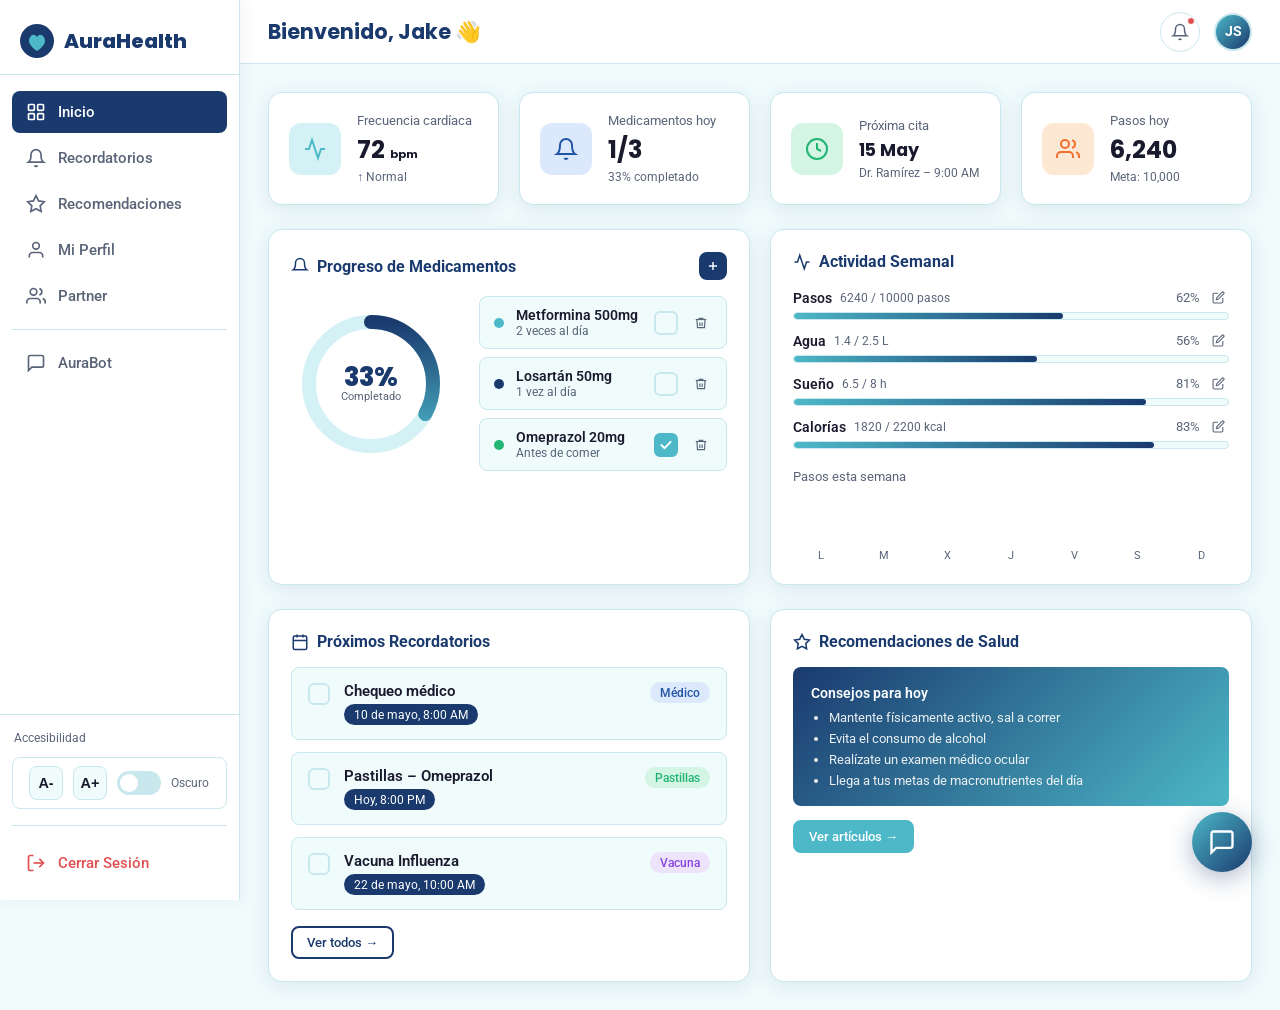
<file: dashboard.html>
<!DOCTYPE html>
<html lang="es">
<head>
  <meta charset="UTF-8"/>
  <meta name="viewport" content="width=device-width, initial-scale=1.0"/>
  <title>AuraHealth – Inicio</title>
  <link rel="stylesheet" href="css/style.css"/>
  <style>
    /* ── Modal genérico ── */
    .modal-overlay{display:none;position:fixed;inset:0;background:rgba(0,0,0,.45);z-index:300;align-items:center;justify-content:center;}
    .modal-overlay.show{display:flex;}
    .modal{background:var(--surface);border-radius:var(--radius);padding:28px;width:100%;max-width:420px;box-shadow:0 20px 60px rgba(0,0,0,.25);animation:modalIn .2s ease;}
    @keyframes modalIn{from{transform:scale(.92);opacity:0}to{transform:scale(1);opacity:1}}
    .modal-header{display:flex;align-items:center;justify-content:space-between;margin-bottom:20px;}
    .modal-header h3{font-family:'Poppins',sans-serif;font-size:1.1rem;font-weight:700;color:var(--blue-dark);}
    .modal-close{background:none;border:none;font-size:1.3rem;cursor:pointer;color:var(--text-muted);}
    .modal-actions{display:flex;gap:10px;justify-content:flex-end;margin-top:20px;}

    /* ── Medication row ── */
    .med-row{display:flex;align-items:center;gap:12px;padding:10px 14px;background:var(--bg);border-radius:var(--radius-sm);border:1px solid var(--border);transition:all .2s;}
    .med-row:hover{border-color:var(--turquoise);}
    .med-dot{width:10px;height:10px;border-radius:50%;flex-shrink:0;}
    .med-info{flex:1;}
    .med-name{font-weight:600;font-size:.9rem;color:var(--text);}
    .med-desc{font-size:.75rem;color:var(--text-muted);}
    .med-done-btn{background:none;border:2px solid var(--border);border-radius:6px;width:24px;height:24px;cursor:pointer;display:flex;align-items:center;justify-content:center;flex-shrink:0;transition:all .2s;}
    .med-done-btn.done{background:var(--turquoise);border-color:var(--turquoise);}
    .med-done-btn.done svg{display:block;}
    .med-done-btn svg{display:none;}
    .med-del-btn{background:none;border:none;cursor:pointer;color:var(--text-muted);padding:4px;border-radius:6px;display:flex;align-items:center;transition:color .2s;}
    .med-del-btn:hover{color:#e05050;}

    /* ── Activity inline edit ── */
    .act-edit-btn{background:none;border:none;cursor:pointer;color:var(--text-muted);padding:4px;border-radius:6px;display:flex;align-items:center;transition:color .2s;margin-left:4px;}
    .act-edit-btn:hover{color:var(--blue-dark);}
    .act-inline-form{display:none;gap:8px;align-items:center;margin-top:8px;flex-wrap:wrap;}
    .act-inline-form.open{display:flex;}
    .act-inline-form input{width:80px;padding:5px 8px;border:1.5px solid var(--border);border-radius:6px;font-size:.82rem;background:var(--bg);color:var(--text);outline:none;}
    .act-inline-form input:focus{border-color:var(--turquoise);}
    .act-inline-form button{padding:5px 12px;border-radius:6px;font-size:.8rem;cursor:pointer;border:none;font-family:'Roboto',sans-serif;}
    .act-save-btn{background:var(--blue-dark);color:#fff;}
    .act-cancel-btn{background:var(--bg);border:1px solid var(--border) !important;color:var(--text);}
    .act-label-unit{font-size:.72rem;color:var(--text-muted);margin-left:2px;}
  </style>
</head>
<body>

<div class="sidebar-overlay" id="sidebarOverlay"></div>
<div class="app-wrapper">

  <!-- ── SIDEBAR ── -->
  <aside class="sidebar" id="sidebar">
    <div class="sidebar-logo">
      <svg width="34" height="34" viewBox="0 0 34 34" fill="none">
        <circle cx="17" cy="17" r="17" fill="#1a3a6e"/>
        <path d="M9 17 C9 12, 14 8, 17 13 C20 8, 25 12, 25 17 C25 22, 17 27, 17 27 C17 27, 9 22, 9 17Z" fill="#4db8c8"/>
      </svg>
      <span>AuraHealth</span>
    </div>
    <nav class="sidebar-nav">
      <a href="dashboard.html" class="nav-item active" data-page="dashboard.html">
        <svg viewBox="0 0 24 24" fill="none" stroke="currentColor" stroke-width="2"><rect x="3" y="3" width="7" height="7" rx="1"/><rect x="14" y="3" width="7" height="7" rx="1"/><rect x="3" y="14" width="7" height="7" rx="1"/><rect x="14" y="14" width="7" height="7" rx="1"/></svg>
        Inicio
      </a>
      <a href="recordatorios.html" class="nav-item" data-page="recordatorios.html">
        <svg viewBox="0 0 24 24" fill="none" stroke="currentColor" stroke-width="2"><path d="M18 8A6 6 0 0 0 6 8c0 7-3 9-3 9h18s-3-2-3-9"/><path d="M13.73 21a2 2 0 0 1-3.46 0"/></svg>
        Recordatorios
      </a>
      <a href="recomendaciones.html" class="nav-item" data-page="recomendaciones.html">
        <svg viewBox="0 0 24 24" fill="none" stroke="currentColor" stroke-width="2"><path d="M12 2l3.09 6.26L22 9.27l-5 4.87 1.18 6.88L12 17.77l-6.18 3.25L7 14.14 2 9.27l6.91-1.01L12 2z"/></svg>
        Recomendaciones
      </a>
      <a href="perfil.html" class="nav-item" data-page="perfil.html">
        <svg viewBox="0 0 24 24" fill="none" stroke="currentColor" stroke-width="2"><path d="M20 21v-2a4 4 0 0 0-4-4H8a4 4 0 0 0-4 4v2"/><circle cx="12" cy="7" r="4"/></svg>
        Mi Perfil
      </a>
      <a href="partner.html" class="nav-item" data-page="partner.html">
        <svg viewBox="0 0 24 24" fill="none" stroke="currentColor" stroke-width="2">
          <path d="M17 21v-2a4 4 0 0 0-4-4H5a4 4 0 0 0-4 4v2"/>
          <circle cx="9" cy="7" r="4"/>
          <path d="M23 21v-2a4 4 0 0 0-3-3.87"/>
          <path d="M16 3.13a4 4 0 0 1 0 7.75"/>
        </svg>
        Partner
      </a>
      <div class="nav-divider"></div>
      <div class="nav-item" onclick="document.getElementById('botFab').click()">
        <svg viewBox="0 0 24 24" fill="none" stroke="currentColor" stroke-width="2"><path d="M21 15a2 2 0 0 1-2 2H7l-4 4V5a2 2 0 0 1 2-2h14a2 2 0 0 1 2 2z"/></svg>
        AuraBot
      </div>
    </nav>
    <div class="sidebar-footer">
      <div style="font-size:.75rem;color:var(--text-muted);margin-bottom:8px;padding:0 2px;">Accesibilidad</div>
      <div class="a11y-bar">
        <button class="a11y-btn" id="fontDown">A-</button>
        <button class="a11y-btn" id="fontUp">A+</button>
        <button class="toggle-dark" id="darkToggle"></button>
        <span style="font-size:.75rem;color:var(--text-muted);">Oscuro</span>
      </div>
      <div class="nav-divider" style="margin:12px 0"></div>
      <a href="index.html" class="nav-item" style="color:#e05050;">
        <svg viewBox="0 0 24 24" fill="none" stroke="#e05050" stroke-width="2"><path d="M9 21H5a2 2 0 0 1-2-2V5a2 2 0 0 1 2-2h4"/><polyline points="16 17 21 12 16 7"/><line x1="21" y1="12" x2="9" y2="12"/></svg>
        Cerrar Sesión
      </a>
    </div>
  </aside>

  <!-- ── MAIN CONTENT ── -->
  <div class="main-content">
    <header class="topbar">
      <div class="topbar-left">
        <div class="hamburger" id="hamburger"><span></span><span></span><span></span></div>
        <h1>Bienvenido, <span id="heroName">Jake</span> 👋</h1>
      </div>
      <div class="topbar-right">
        <button class="icon-btn">
          <svg width="18" height="18" viewBox="0 0 24 24" fill="none" stroke="currentColor" stroke-width="2"><path d="M18 8A6 6 0 0 0 6 8c0 7-3 9-3 9h18s-3-2-3-9"/><path d="M13.73 21a2 2 0 0 1-3.46 0"/></svg>
          <span class="badge"></span>
        </button>
        <div class="avatar" id="topbarAvatar">JS</div>
      </div>
    </header>

    <main class="page-body">

      <!-- STAT CARDS -->
      <div class="grid-4 mb-6">
        <div class="stat-card">
          <div class="stat-icon teal">
            <svg width="24" height="24" viewBox="0 0 24 24" fill="none" stroke="currentColor" stroke-width="2"><path d="M22 12h-4l-3 9L9 3l-3 9H2"/></svg>
          </div>
          <div>
            <div class="stat-label">Frecuencia cardíaca</div>
            <div class="stat-value">72 <small style="font-size:.7rem">bpm</small></div>
            <div class="stat-sub">↑ Normal</div>
          </div>
        </div>
        <div class="stat-card">
          <div class="stat-icon blue">
            <svg width="24" height="24" viewBox="0 0 24 24" fill="none" stroke="currentColor" stroke-width="2"><path d="M18 8A6 6 0 0 0 6 8c0 7-3 9-3 9h18s-3-2-3-9"/><path d="M13.73 21a2 2 0 0 1-3.46 0"/></svg>
          </div>
          <div>
            <div class="stat-label">Medicamentos hoy</div>
            <div class="stat-value" id="statMedValue">0/0</div>
            <div class="stat-sub" id="statMedSub">0% completado</div>
          </div>
        </div>
        <div class="stat-card">
          <div class="stat-icon green">
            <svg width="24" height="24" viewBox="0 0 24 24" fill="none" stroke="currentColor" stroke-width="2"><circle cx="12" cy="12" r="10"/><polyline points="12 6 12 12 16 14"/></svg>
          </div>
          <div>
            <div class="stat-label">Próxima cita</div>
            <div class="stat-value" style="font-size:1.1rem">15 May</div>
            <div class="stat-sub">Dr. Ramírez – 9:00 AM</div>
          </div>
        </div>
        <div class="stat-card">
          <div class="stat-icon orange">
            <svg width="24" height="24" viewBox="0 0 24 24" fill="none" stroke="currentColor" stroke-width="2"><path d="M17 21v-2a4 4 0 0 0-4-4H5a4 4 0 0 0-4 4v2"/><circle cx="9" cy="7" r="4"/><path d="M23 21v-2a4 4 0 0 0-3-3.87"/><path d="M16 3.13a4 4 0 0 1 0 7.75"/></svg>
          </div>
          <div>
            <div class="stat-label">Pasos hoy</div>
            <div class="stat-value" id="statSteps">6,240</div>
            <div class="stat-sub" id="statStepsSub">Meta: 10,000</div>
          </div>
        </div>
      </div>

      <!-- CHARTS ROW -->
      <div class="grid-2 mb-6">

        <!-- ── Medications Card ── -->
        <div class="card">
          <div class="card-title" style="justify-content:space-between;">
            <span style="display:flex;align-items:center;gap:8px;">
              <svg width="18" height="18" viewBox="0 0 24 24" fill="none" stroke="currentColor" stroke-width="2"><path d="M18 8A6 6 0 0 0 6 8c0 7-3 9-3 9h18s-3-2-3-9"/></svg>
              Progreso de Medicamentos
            </span>
            <button onclick="openMedModal()" title="Agregar medicamento" style="background:var(--blue-dark);border:none;border-radius:8px;width:28px;height:28px;cursor:pointer;display:flex;align-items:center;justify-content:center;flex-shrink:0;">
              <svg width="14" height="14" viewBox="0 0 24 24" fill="none" stroke="#fff" stroke-width="2.5"><line x1="12" y1="5" x2="12" y2="19"/><line x1="5" y1="12" x2="19" y2="12"/></svg>
            </button>
          </div>
          <div style="display:flex;align-items:center;gap:28px;flex-wrap:wrap;">
            <div class="donut-wrap">
              <svg id="donutMeds" width="160" height="160"></svg>
              <div class="donut-center">
                <div class="donut-pct" id="donutPct">0%</div>
                <div class="donut-label">Completado</div>
              </div>
            </div>
            <div style="flex:1;min-width:160px;">
              <div id="medList" style="display:flex;flex-direction:column;gap:8px;"></div>
            </div>
          </div>
        </div>

        <!-- ── Activity Card ── -->
        <div class="card">
          <div class="card-title">
            <svg width="18" height="18" viewBox="0 0 24 24" fill="none" stroke="currentColor" stroke-width="2"><path d="M22 12h-4l-3 9L9 3l-3 9H2"/></svg>
            Actividad Semanal
          </div>
          <div id="activityList" style="display:flex;flex-direction:column;gap:10px;"></div>

          <!-- Mini bar chart -->
          <div style="margin-top:20px;">
            <div style="font-size:.82rem;color:var(--text-muted);margin-bottom:8px;">Pasos esta semana</div>
            <div id="weekBars" style="display:flex;align-items:flex-end;gap:8px;height:70px;"></div>
          </div>
        </div>
      </div>

      <!-- REMINDERS + TIPS -->
      <div class="grid-2">
        <div class="card">
          <div class="card-title">
            <svg width="18" height="18" viewBox="0 0 24 24" fill="none" stroke="currentColor" stroke-width="2"><rect x="3" y="4" width="18" height="18" rx="2" ry="2"/><line x1="16" y1="2" x2="16" y2="6"/><line x1="8" y1="2" x2="8" y2="6"/><line x1="3" y1="10" x2="21" y2="10"/></svg>
            Próximos Recordatorios
          </div>
          <div class="reminder-list">
            <div class="reminder-item">
              <div class="reminder-check" style="pointer-events:none;border-color:var(--border)"></div>
              <div class="reminder-info"><div class="reminder-name">Chequeo médico</div><span class="reminder-time">10 de mayo, 8:00 AM</span></div>
              <span class="reminder-tag tag-medical">Médico</span>
            </div>
            <div class="reminder-item">
              <div class="reminder-check" style="pointer-events:none;border-color:var(--border)"></div>
              <div class="reminder-info"><div class="reminder-name">Pastillas – Omeprazol</div><span class="reminder-time">Hoy, 8:00 PM</span></div>
              <span class="reminder-tag tag-medicine">Pastillas</span>
            </div>
            <div class="reminder-item">
              <div class="reminder-check" style="pointer-events:none;border-color:var(--border)"></div>
              <div class="reminder-info"><div class="reminder-name">Vacuna Influenza</div><span class="reminder-time">22 de mayo, 10:00 AM</span></div>
              <span class="reminder-tag tag-vaccine">Vacuna</span>
            </div>
          </div>
          <a href="recordatorios.html" class="btn btn-outline btn-sm mt-4">Ver todos →</a>
        </div>
        <div class="card">
          <div class="card-title">
            <svg width="18" height="18" viewBox="0 0 24 24" fill="none" stroke="currentColor" stroke-width="2"><path d="M12 2l3.09 6.26L22 9.27l-5 4.87 1.18 6.88L12 17.77l-6.18 3.25L7 14.14 2 9.27l6.91-1.01L12 2z"/></svg>
            Recomendaciones de Salud
          </div>
          <div style="background:linear-gradient(135deg,var(--blue-dark),var(--turquoise));border-radius:var(--radius-sm);padding:18px;color:#fff;margin-bottom:14px;">
            <p style="font-size:.9rem;font-weight:600;margin-bottom:8px;">Consejos para hoy</p>
            <ul style="padding-left:18px;font-size:.84rem;opacity:.9;display:flex;flex-direction:column;gap:6px;">
              <li>Mantente físicamente activo, sal a correr</li>
              <li>Evita el consumo de alcohol</li>
              <li>Realízate un examen médico ocular</li>
              <li>Llega a tus metas de macronutrientes del día</li>
            </ul>
          </div>
          <a href="recomendaciones.html" class="btn btn-teal btn-sm">Ver artículos →</a>
        </div>
      </div>

    </main>
  </div>
</div>

<!-- ── MOBILE NAV ── -->
<nav class="mobile-nav">
  <div class="mobile-nav-inner">
    <a href="dashboard.html" class="mobile-nav-item active" data-page="dashboard.html">
      <svg width="22" height="22" viewBox="0 0 24 24" fill="none" stroke="currentColor" stroke-width="2"><rect x="3" y="3" width="7" height="7" rx="1"/><rect x="14" y="3" width="7" height="7" rx="1"/><rect x="3" y="14" width="7" height="7" rx="1"/><rect x="14" y="14" width="7" height="7" rx="1"/></svg>
      Inicio
    </a>
    <a href="recordatorios.html" class="mobile-nav-item" data-page="recordatorios.html">
      <svg width="22" height="22" viewBox="0 0 24 24" fill="none" stroke="currentColor" stroke-width="2"><path d="M18 8A6 6 0 0 0 6 8c0 7-3 9-3 9h18s-3-2-3-9"/><path d="M13.73 21a2 2 0 0 1-3.46 0"/></svg>
      Recordatorios
    </a>
    <a href="recomendaciones.html" class="mobile-nav-item" data-page="recomendaciones.html">
      <svg width="22" height="22" viewBox="0 0 24 24" fill="none" stroke="currentColor" stroke-width="2"><path d="M12 2l3.09 6.26L22 9.27l-5 4.87 1.18 6.88L12 17.77l-6.18 3.25L7 14.14 2 9.27l6.91-1.01L12 2z"/></svg>
      Recs
    </a>
    <a href="perfil.html" class="mobile-nav-item" data-page="perfil.html">
      <svg width="22" height="22" viewBox="0 0 24 24" fill="none" stroke="currentColor" stroke-width="2"><path d="M20 21v-2a4 4 0 0 0-4-4H8a4 4 0 0 0-4 4v2"/><circle cx="12" cy="7" r="4"/></svg>
      Perfil
    </a>
    <a href="partner.html" class="mobile-nav-item" data-page="partner.html">
      <svg width="22" height="22" viewBox="0 0 24 24" fill="none" stroke="currentColor" stroke-width="2">
        <path d="M17 21v-2a4 4 0 0 0-4-4H5a4 4 0 0 0-4 4v2"/>
        <circle cx="9" cy="7" r="4"/>
        <path d="M23 21v-2a4 4 0 0 0-3-3.87"/>
        <path d="M16 3.13a4 4 0 0 1 0 7.75"/>
      </svg>
      Partner
    </a>
  </div>
</nav>

<!-- ── MODAL: Agregar Medicamento ── -->
<div class="modal-overlay" id="medModal">
  <div class="modal">
    <div class="modal-header">
      <h3>Agregar Medicamento</h3>
      <button class="modal-close" onclick="closeMedModal()">✕</button>
    </div>
    <form id="medForm">
      <div class="form-group">
        <label>Nombre del medicamento</label>
        <input type="text" id="mName" placeholder="Ej: Metformina" required/>
      </div>
      <div class="form-group">
        <label>Dosis</label>
        <input type="text" id="mDose" placeholder="Ej: 500mg"/>
      </div>
      <div class="form-group">
        <label>Frecuencia</label>
        <input type="text" id="mFreq" placeholder="Ej: 2 veces al día"/>
      </div>
      <div class="modal-actions">
        <button type="button" class="btn btn-outline" onclick="closeMedModal()">Cancelar</button>
        <button type="submit" class="btn btn-primary">Guardar</button>
      </div>
    </form>
  </div>
</div>

<!-- ── MODAL: Editar Actividad ── -->
<div class="modal-overlay" id="actModal">
  <div class="modal">
    <div class="modal-header">
      <h3 id="actModalTitle">Editar Actividad</h3>
      <button class="modal-close" onclick="closeActModal()">✕</button>
    </div>
    <form id="actForm">
      <input type="hidden" id="actKey"/>
      <div class="form-group">
        <label id="actCurrLabel">Valor actual</label>
        <input type="number" id="actCurr" min="0" step="0.1" required/>
      </div>
      <div class="form-group">
        <label id="actGoalLabel">Meta</label>
        <input type="number" id="actGoal" min="1" step="0.1" required/>
      </div>
      <div class="modal-actions">
        <button type="button" class="btn btn-outline" onclick="closeActModal()">Cancelar</button>
        <button type="submit" class="btn btn-primary">Actualizar</button>
      </div>
    </form>
  </div>
</div>

<!-- ── AURABOT ── -->
<button class="aurabot-fab" id="botFab" title="AuraBot – Asistente de salud">
  <svg width="28" height="28" viewBox="0 0 24 24" fill="none" stroke="#fff" stroke-width="2"><path d="M21 15a2 2 0 0 1-2 2H7l-4 4V5a2 2 0 0 1 2-2h14a2 2 0 0 1 2 2z"/></svg>
</button>
<div class="aurabot-window" id="botWindow">
  <div class="bot-header"><div class="bot-dot"></div><h4>AuraBot</h4><button class="bot-close" id="botClose">✕</button></div>
  <div class="bot-messages" id="botMessages">
    <div class="msg bot">¡Hola, <span id="botName">Jake</span>! 👋 Soy <strong>AuraBot</strong>, tu asistente de salud personal. ¿En qué puedo ayudarte hoy?</div>
  </div>
  <div class="bot-suggestions">
    <button class="sug-chip">¿Qué pastillas tomar?</button>
    <button class="sug-chip">Consejo de ejercicio</button>
    <button class="sug-chip">Agendar cita</button>
  </div>
  <div class="bot-input-row">
    <input type="text" id="botInput" placeholder="Escribe tu consulta..."/>
    <button class="bot-send" id="botSend">
      <svg width="16" height="16" viewBox="0 0 24 24" fill="none" stroke="#fff" stroke-width="2.5"><line x1="22" y1="2" x2="11" y2="13"/><polygon points="22 2 15 22 11 13 2 9 22 2"/></svg>
    </button>
  </div>
</div>

<script src="js/main.js"></script>
<script src="js/dashboard.js"></script>
</body>
</html>
</file>
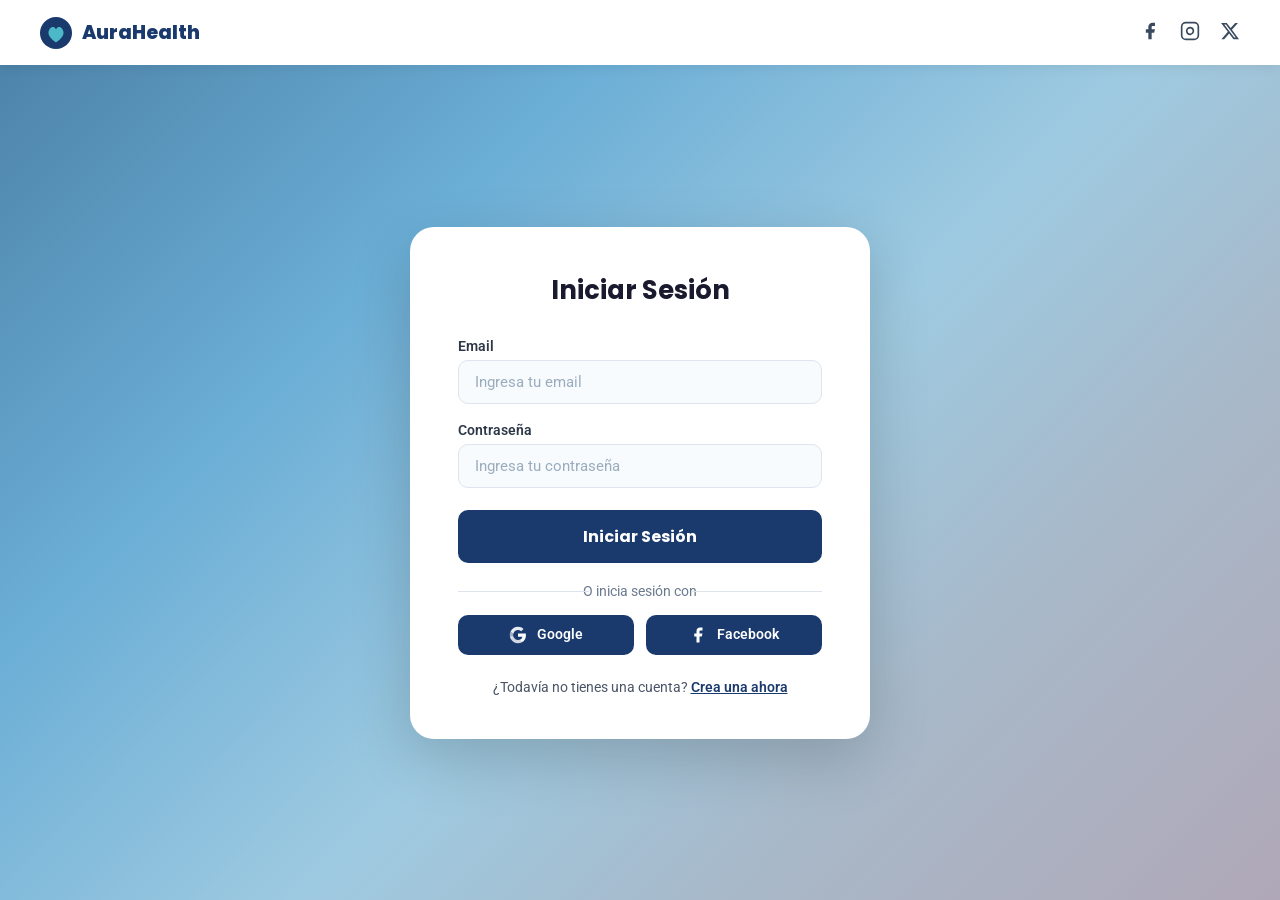
<file: login.html>
<!DOCTYPE html>
<html lang="es">
<head>
  <meta charset="UTF-8"/>
  <meta name="viewport" content="width=device-width, initial-scale=1.0"/>
  <title>AuraHealth – Iniciar Sesión</title>
  <link href="https://fonts.googleapis.com/css2?family=Poppins:wght@400;600;700;800&family=Roboto:wght@300;400;500&display=swap" rel="stylesheet"/>
  <style>
    *, *::before, *::after { box-sizing: border-box; margin: 0; padding: 0; }
    body {
      font-family: 'Roboto', sans-serif;
      min-height: 100vh;
      display: flex;
      flex-direction: column;
      background: linear-gradient(135deg, #4a7fa5 0%, #6baed6 30%, #9ecae1 55%, #a8b8c8 75%, #b0a8b8 100%);
    }
    a { text-decoration: none; color: inherit; }

    /* ── NAVBAR ── */
    .navbar {
      background: #fff;
      padding: 0 40px;
      height: 65px;
      display: flex;
      align-items: center;
      justify-content: space-between;
      box-shadow: 0 2px 12px rgba(0,0,0,.08);
    }
    .navbar-logo {
      display: flex;
      align-items: center;
      gap: 10px;
      font-family: 'Poppins', sans-serif;
      font-weight: 800;
      font-size: 1.2rem;
      color: #1a3a6e;
    }
    .navbar-social {
      display: flex;
      align-items: center;
      gap: 20px;
    }
    .navbar-social a {
      color: #3a4a5e;
      transition: color .2s;
    }
    .navbar-social a:hover { color: #1a3a6e; }

    /* ── MAIN ── */
    .login-main {
      flex: 1;
      display: flex;
      align-items: center;
      justify-content: center;
      padding: 40px 20px;
    }

    /* ── CARD ── */
    .login-card {
      background: #fff;
      border-radius: 24px;
      padding: 44px 48px;
      width: 100%;
      max-width: 460px;
      box-shadow: 0 20px 60px rgba(0,0,0,.18);
    }
    .login-card h2 {
      font-family: 'Poppins', sans-serif;
      font-size: 1.6rem;
      font-weight: 700;
      color: #1a1a2e;
      text-align: center;
      margin-bottom: 28px;
    }
    .form-group {
      display: flex;
      flex-direction: column;
      gap: 6px;
      margin-bottom: 18px;
    }
    .form-group label {
      font-size: .88rem;
      font-weight: 600;
      color: #2d3748;
    }
    .form-group input {
      padding: 12px 16px;
      border: 1.5px solid #dde4ee;
      border-radius: 10px;
      font-family: 'Roboto', sans-serif;
      font-size: .95rem;
      color: #1a1a2e;
      background: #f8fbfd;
      outline: none;
      transition: border-color .2s;
    }
    .form-group input:focus { border-color: #4db8c8; background: #fff; }
    .form-group input::placeholder { color: #9aacbe; }

    .btn-primary {
      width: 100%;
      padding: 14px;
      background: #1a3a6e;
      color: #fff;
      border: none;
      border-radius: 10px;
      font-family: 'Poppins', sans-serif;
      font-size: 1rem;
      font-weight: 700;
      cursor: pointer;
      margin-top: 4px;
      margin-bottom: 20px;
      transition: background .2s, transform .15s;
    }
    .btn-primary:hover { background: #2155a3; transform: translateY(-1px); }

    .divider {
      text-align: center;
      font-size: .85rem;
      color: #6a7a8e;
      margin-bottom: 16px;
      position: relative;
    }
    .divider::before,
    .divider::after {
      content: '';
      position: absolute;
      top: 50%;
      width: 36%;
      height: 1px;
      background: #dde4ee;
    }
    .divider::before { left: 0; }
    .divider::after  { right: 0; }

    .social-btns {
      display: flex;
      gap: 12px;
      margin-bottom: 24px;
    }
    .btn-social {
      flex: 1;
      display: flex;
      align-items: center;
      justify-content: center;
      gap: 10px;
      padding: 11px;
      border: none;
      border-radius: 10px;
      background: #1a3a6e;
      color: #fff;
      font-family: 'Roboto', sans-serif;
      font-size: .9rem;
      font-weight: 600;
      cursor: pointer;
      transition: background .2s;
    }
    .btn-social:hover { background: #2155a3; }

    .register-link {
      text-align: center;
      font-size: .88rem;
      color: #4a5568;
    }
    .register-link a {
      color: #1a3a6e;
      font-weight: 600;
      text-decoration: underline;
    }
    .register-link a:hover { color: #2155a3; }

    @media (max-width: 500px) {
      .login-card { padding: 32px 24px; }
      .navbar { padding: 0 20px; }
    }
  </style>
</head>
<body>

<!-- ── NAVBAR ── -->
<nav class="navbar">
  <a href="index.html" class="navbar-logo">
    <svg width="32" height="32" viewBox="0 0 34 34" fill="none">
      <circle cx="17" cy="17" r="17" fill="#1a3a6e"/>
      <path d="M9 17 C9 12, 14 8, 17 13 C20 8, 25 12, 25 17 C25 22, 17 27, 17 27 C17 27, 9 22, 9 17Z" fill="#4db8c8"/>
    </svg>
    AuraHealth
  </a>
  <div class="navbar-social">
    <!-- Facebook -->
    <a href="#" aria-label="Facebook">
      <svg width="20" height="20" viewBox="0 0 24 24" fill="currentColor">
        <path d="M18 2h-3a5 5 0 0 0-5 5v3H7v4h3v8h4v-8h3l1-4h-4V7a1 1 0 0 1 1-1h3z"/>
      </svg>
    </a>
    <!-- Instagram -->
    <a href="#" aria-label="Instagram">
      <svg width="20" height="20" viewBox="0 0 24 24" fill="none" stroke="currentColor" stroke-width="2">
        <rect x="2" y="2" width="20" height="20" rx="5" ry="5"/>
        <path d="M16 11.37A4 4 0 1 1 12.63 8 4 4 0 0 1 16 11.37z"/>
        <line x1="17.5" y1="6.5" x2="17.51" y2="6.5"/>
      </svg>
    </a>
    <!-- X / Twitter -->
    <a href="#" aria-label="X">
      <svg width="20" height="20" viewBox="0 0 24 24" fill="currentColor">
        <path d="M18.244 2.25h3.308l-7.227 8.26 8.502 11.24H16.17l-5.214-6.817L4.99 21.75H1.68l7.73-8.835L1.254 2.25H8.08l4.713 6.231zm-1.161 17.52h1.833L7.084 4.126H5.117z"/>
      </svg>
    </a>
  </div>
</nav>

<!-- ── MAIN ── -->
<main class="login-main">
  <div class="login-card">
    <h2>Iniciar Sesión</h2>

    <div class="form-group">
      <label>Email</label>
      <input type="email" placeholder="Ingresa tu email"/>
    </div>

    <div class="form-group">
      <label>Contraseña</label>
      <input type="password" placeholder="Ingresa tu contraseña"/>
    </div>

    <button class="btn-primary" onclick="location.href='dashboard.html'">Iniciar Sesión</button>

    <div class="divider">O inicia sesión con</div>

    <div class="social-btns">
      <button class="btn-social">
        <svg width="18" height="18" viewBox="0 0 24 24" fill="none">
          <path d="M22.56 12.25c0-.78-.07-1.53-.2-2.25H12v4.26h5.92c-.26 1.37-1.04 2.53-2.21 3.31v2.77h3.57c2.08-1.92 3.28-4.74 3.28-8.09z" fill="#fff"/>
          <path d="M12 23c2.97 0 5.46-.98 7.28-2.66l-3.57-2.77c-.98.66-2.23 1.06-3.71 1.06-2.86 0-5.29-1.93-6.16-4.53H2.18v2.84C3.99 20.53 7.7 23 12 23z" fill="#fff" opacity=".8"/>
          <path d="M5.84 14.09c-.22-.66-.35-1.36-.35-2.09s.13-1.43.35-2.09V7.07H2.18C1.43 8.55 1 10.22 1 12s.43 3.45 1.18 4.93l2.85-2.22.81-.62z" fill="#fff" opacity=".6"/>
          <path d="M12 5.38c1.62 0 3.06.56 4.21 1.64l3.15-3.15C17.45 2.09 14.97 1 12 1 7.7 1 3.99 3.47 2.18 7.07l3.66 2.84c.87-2.6 3.3-4.53 6.16-4.53z" fill="#fff" opacity=".9"/>
        </svg>
        Google
      </button>
      <button class="btn-social">
        <svg width="18" height="18" viewBox="0 0 24 24" fill="#fff">
          <path d="M18 2h-3a5 5 0 0 0-5 5v3H7v4h3v8h4v-8h3l1-4h-4V7a1 1 0 0 1 1-1h3z"/>
        </svg>
        Facebook
      </button>
    </div>

    <p class="register-link">
      ¿Todavía no tienes una cuenta? <a href="register.html">Crea una ahora</a>
    </p>
  </div>
</main>

</body>
</html>
</file>
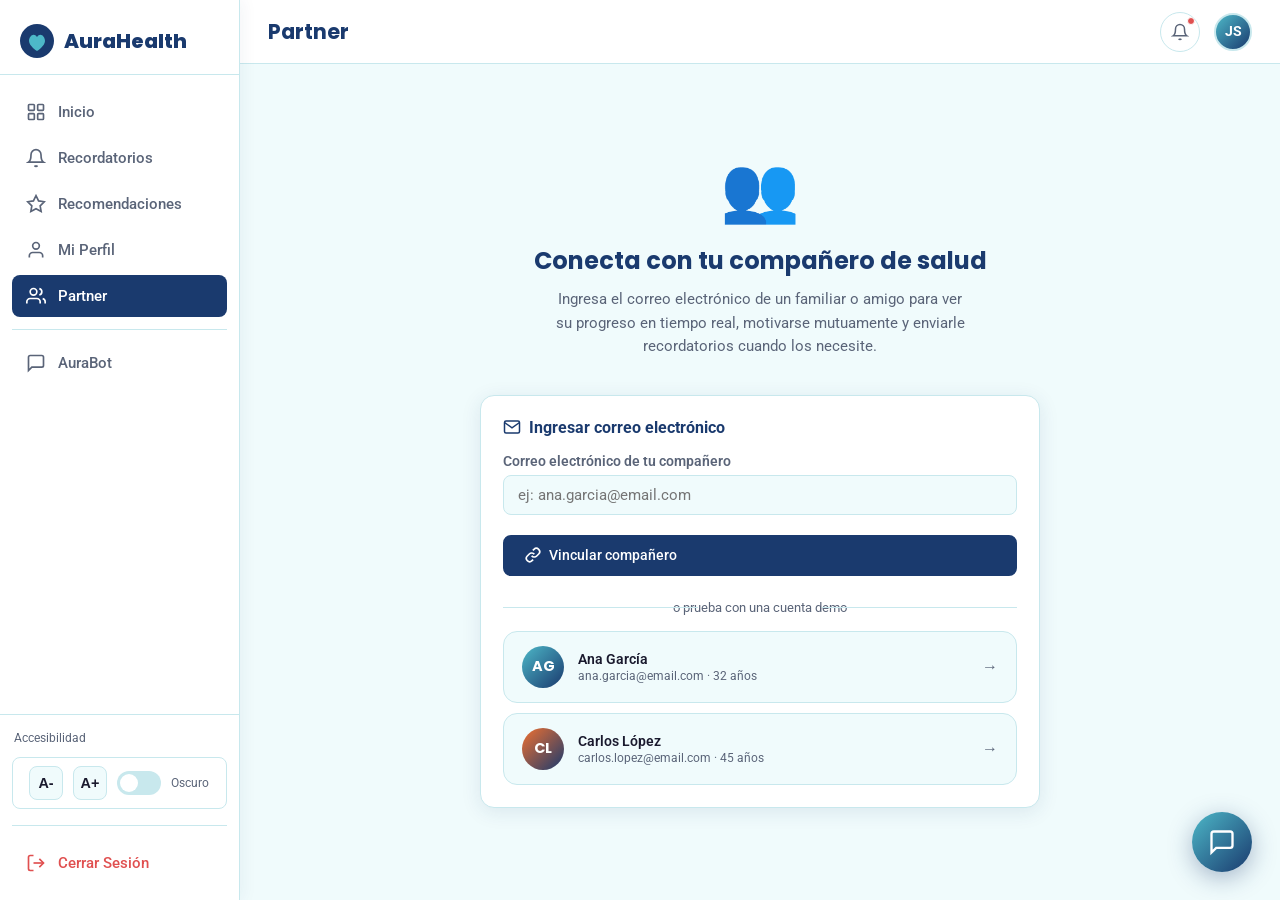
<file: partner.html>
<!DOCTYPE html>
<html lang="es">
<head>
  <meta charset="UTF-8"/>
  <meta name="viewport" content="width=device-width, initial-scale=1.0"/>
  <title>AuraHealth – Partner</title>
  <link rel="stylesheet" href="css/style.css"/>
  <style>
    /* ── Modals ── */
    .modal-overlay{display:none;position:fixed;inset:0;background:rgba(0,0,0,.45);z-index:300;align-items:center;justify-content:center;}
    .modal-overlay.show{display:flex;}
    .modal{background:var(--surface);border-radius:var(--radius);padding:28px;width:100%;max-width:460px;box-shadow:0 20px 60px rgba(0,0,0,.25);animation:modalIn .2s ease;max-height:90vh;overflow-y:auto;}
    @keyframes modalIn{from{transform:scale(.92);opacity:0}to{transform:scale(1);opacity:1}}
    .modal-header{display:flex;align-items:center;justify-content:space-between;margin-bottom:16px;}
    .modal-header h3{font-family:'Poppins',sans-serif;font-size:1.05rem;font-weight:700;color:var(--blue-dark);}
    .modal-close{background:none;border:none;font-size:1.3rem;cursor:pointer;color:var(--text-muted);}
    .modal-actions{display:flex;gap:10px;justify-content:flex-end;margin-top:20px;}

    /* ── Partner hero ── */
    .partner-hero {
      background: linear-gradient(135deg, #1a3a6e 0%, #2155a3 55%, #4db8c8 100%);
      border-radius: var(--radius);
      padding: 32px 36px;
      color: #fff;
      display: flex;
      align-items: center;
      gap: 24px;
      margin-bottom: 24px;
      flex-wrap: wrap;
      position: relative;
      overflow: hidden;
    }
    .partner-hero::before {
      content: '';
      position: absolute;
      width: 300px; height: 300px;
      border-radius: 50%;
      background: rgba(255,255,255,.05);
      top: -80px; right: -60px;
      pointer-events: none;
    }
    .partner-avatar-lg {
      width: 76px; height: 76px;
      border-radius: 50%;
      background: rgba(255,255,255,.18);
      display: flex; align-items: center; justify-content: center;
      font-family: 'Poppins', sans-serif;
      font-size: 1.6rem; font-weight: 700; color: #fff;
      border: 3px solid rgba(255,255,255,.4);
      flex-shrink: 0;
    }
    .partner-hero-info { flex: 1; min-width: 0; }
    .partner-hero-info h2 {
      font-family: 'Poppins', sans-serif;
      font-size: 1.4rem; font-weight: 700;
      color: #fff; margin: 6px 0 4px;
    }
    .partner-hero-info p { font-size: .88rem; opacity: .8; }
    .conn-badge {
      display: inline-flex; align-items: center; gap: 6px;
      background: rgba(34,181,115,.25);
      border: 1px solid rgba(34,181,115,.5);
      color: #a8f4cc;
      border-radius: 99px;
      padding: 3px 11px;
      font-size: .74rem; font-weight: 600;
      margin-bottom: 6px;
    }
    .pulse-dot {
      width: 7px; height: 7px; border-radius: 50%;
      background: #22b573;
      animation: pulseAnim 1.6s ease-in-out infinite;
    }
    @keyframes pulseAnim {
      0%, 100% { opacity:1; transform:scale(1); }
      50%       { opacity:.4; transform:scale(.7); }
    }
    .partner-hero-actions { display:flex; gap:10px; flex-wrap:wrap; }

    /* ── Disconnect state ── */
    .state-disconnected-wrap {
      max-width: 560px;
      margin: 40px auto 0;
    }
    .connect-hero {
      text-align: center;
      padding: 20px 0 36px;
    }
    .connect-hero .big-icon {
      font-size: 4rem;
      margin-bottom: 16px;
      display: block;
    }
    .connect-hero h2 {
      font-family: 'Poppins', sans-serif;
      font-size: 1.5rem; font-weight: 700;
      color: var(--blue-dark);
      margin-bottom: 10px;
    }
    .connect-hero p {
      font-size: .92rem;
      color: var(--text-muted);
      line-height: 1.6;
      max-width: 420px;
      margin: 0 auto;
    }
    .divider-or {
      text-align: center;
      font-size: .82rem;
      color: var(--text-muted);
      margin: 20px 0;
      position: relative;
    }
    .divider-or::before, .divider-or::after {
      content: '';
      position: absolute;
      top: 50%; width: 38%; height: 1px;
      background: var(--border);
    }
    .divider-or::before { left: 0; }
    .divider-or::after  { right: 0; }
    .quick-connects {
      display: flex;
      flex-direction: column;
      gap: 10px;
    }
    .quick-chip {
      display: flex; align-items: center; gap: 14px;
      background: var(--bg);
      border: 1.5px solid var(--border);
      border-radius: var(--radius);
      padding: 14px 18px;
      cursor: pointer;
      transition: border-color .2s, background .2s;
      font-family: 'Roboto', sans-serif;
      color: var(--text);
      text-align: left;
      width: 100%;
    }
    .quick-chip:hover { border-color: var(--turquoise); background: rgba(77,184,200,.06); }
    .quick-chip-avatar {
      width: 42px; height: 42px;
      border-radius: 50%;
      display: flex; align-items: center; justify-content: center;
      font-family: 'Poppins', sans-serif;
      font-weight: 700; font-size: .9rem;
      color: #fff; flex-shrink: 0;
    }
    .quick-chip-info { flex: 1; }
    .quick-chip-name  { font-weight: 600; font-size: .9rem; color: var(--text); }
    .quick-chip-email { font-size: .78rem; color: var(--text-muted); }
    .quick-chip-arrow { color: var(--text-muted); font-size: 1rem; }

    /* ── Preset chips ── */
    .preset-chips-wrap {
      display: flex;
      flex-wrap: wrap;
      gap: 8px;
      margin-top: 8px;
    }
    .preset-chip {
      display: inline-flex; align-items: center; gap: 5px;
      padding: 7px 13px;
      border: 1.5px solid var(--border);
      border-radius: 99px;
      cursor: pointer;
      font-size: .83rem;
      color: var(--text);
      background: var(--bg);
      font-family: 'Roboto', sans-serif;
      transition: all .18s;
    }
    .preset-chip:hover { border-color: var(--turquoise); }
    .preset-chip.active {
      background: var(--blue-dark);
      color: #fff;
      border-color: var(--blue-dark);
    }

    /* ── Today status colors ── */
    .done-tag {
      display: inline-flex; align-items: center; gap: 4px;
      font-size: .75rem; font-weight: 600;
      padding: 3px 8px; border-radius: 99px;
      background: rgba(34,181,115,.12); color: #22b573;
    }
    .pend-tag {
      display: inline-flex; align-items: center; gap: 4px;
      font-size: .75rem; font-weight: 600;
      padding: 3px 8px; border-radius: 99px;
      background: rgba(224,80,80,.10); color: #e05050;
    }

    /* ── Activity bar ── */
    .act-bar-wrap { height: 8px; background: var(--bg); border-radius: 99px; overflow: hidden; border: 1px solid var(--border); }
    .act-bar-fill { height: 100%; border-radius: 99px; width: 0; transition: width 1.2s ease; }
  </style>
</head>
<body>

<div class="sidebar-overlay" id="sidebarOverlay"></div>
<div class="app-wrapper">

  <!-- ── SIDEBAR ── -->
  <aside class="sidebar" id="sidebar">
    <div class="sidebar-logo">
      <svg width="34" height="34" viewBox="0 0 34 34" fill="none">
        <circle cx="17" cy="17" r="17" fill="#1a3a6e"/>
        <path d="M9 17 C9 12, 14 8, 17 13 C20 8, 25 12, 25 17 C25 22, 17 27, 17 27 C17 27, 9 22, 9 17Z" fill="#4db8c8"/>
      </svg>
      <span>AuraHealth</span>
    </div>
    <nav class="sidebar-nav">
      <a href="dashboard.html" class="nav-item" data-page="dashboard.html">
        <svg viewBox="0 0 24 24" fill="none" stroke="currentColor" stroke-width="2">
          <rect x="3" y="3" width="7" height="7" rx="1"/><rect x="14" y="3" width="7" height="7" rx="1"/>
          <rect x="3" y="14" width="7" height="7" rx="1"/><rect x="14" y="14" width="7" height="7" rx="1"/>
        </svg>
        Inicio
      </a>
      <a href="recordatorios.html" class="nav-item" data-page="recordatorios.html">
        <svg viewBox="0 0 24 24" fill="none" stroke="currentColor" stroke-width="2">
          <path d="M18 8A6 6 0 0 0 6 8c0 7-3 9-3 9h18s-3-2-3-9"/>
          <path d="M13.73 21a2 2 0 0 1-3.46 0"/>
        </svg>
        Recordatorios
      </a>
      <a href="recomendaciones.html" class="nav-item" data-page="recomendaciones.html">
        <svg viewBox="0 0 24 24" fill="none" stroke="currentColor" stroke-width="2">
          <path d="M12 2l3.09 6.26L22 9.27l-5 4.87 1.18 6.88L12 17.77l-6.18 3.25L7 14.14 2 9.27l6.91-1.01L12 2z"/>
        </svg>
        Recomendaciones
      </a>
      <a href="perfil.html" class="nav-item" data-page="perfil.html">
        <svg viewBox="0 0 24 24" fill="none" stroke="currentColor" stroke-width="2">
          <path d="M20 21v-2a4 4 0 0 0-4-4H8a4 4 0 0 0-4 4v2"/><circle cx="12" cy="7" r="4"/>
        </svg>
        Mi Perfil
      </a>
      <a href="partner.html" class="nav-item active" data-page="partner.html">
        <svg viewBox="0 0 24 24" fill="none" stroke="currentColor" stroke-width="2">
          <path d="M17 21v-2a4 4 0 0 0-4-4H5a4 4 0 0 0-4 4v2"/>
          <circle cx="9" cy="7" r="4"/>
          <path d="M23 21v-2a4 4 0 0 0-3-3.87"/>
          <path d="M16 3.13a4 4 0 0 1 0 7.75"/>
        </svg>
        Partner
      </a>
      <div class="nav-divider"></div>
      <div class="nav-item" onclick="document.getElementById('botFab').click()">
        <svg viewBox="0 0 24 24" fill="none" stroke="currentColor" stroke-width="2">
          <path d="M21 15a2 2 0 0 1-2 2H7l-4 4V5a2 2 0 0 1 2-2h14a2 2 0 0 1 2 2z"/>
        </svg>
        AuraBot
      </div>
    </nav>
    <div class="sidebar-footer">
      <div style="font-size:.75rem;color:var(--text-muted);margin-bottom:8px;padding:0 2px;">Accesibilidad</div>
      <div class="a11y-bar">
        <button class="a11y-btn" id="fontDown">A-</button>
        <button class="a11y-btn" id="fontUp">A+</button>
        <button class="toggle-dark" id="darkToggle"></button>
        <span style="font-size:.75rem;color:var(--text-muted);">Oscuro</span>
      </div>
      <div class="nav-divider" style="margin:12px 0"></div>
      <a href="index.html" class="nav-item" style="color:#e05050;">
        <svg viewBox="0 0 24 24" fill="none" stroke="#e05050" stroke-width="2">
          <path d="M9 21H5a2 2 0 0 1-2-2V5a2 2 0 0 1 2-2h4"/>
          <polyline points="16 17 21 12 16 7"/><line x1="21" y1="12" x2="9" y2="12"/>
        </svg>
        Cerrar Sesión
      </a>
    </div>
  </aside>

  <!-- ── MAIN ── -->
  <div class="main-content">
    <header class="topbar">
      <div class="topbar-left">
        <div class="hamburger" id="hamburger"><span></span><span></span><span></span></div>
        <h1>Partner</h1>
      </div>
      <div class="topbar-right">
        <button class="icon-btn">
          <svg width="18" height="18" viewBox="0 0 24 24" fill="none" stroke="currentColor" stroke-width="2">
            <path d="M18 8A6 6 0 0 0 6 8c0 7-3 9-3 9h18s-3-2-3-9"/>
            <path d="M13.73 21a2 2 0 0 1-3.46 0"/>
          </svg>
          <span class="badge"></span>
        </button>
        <div class="avatar" id="topbarAvatar">JS</div>
      </div>
    </header>

    <main class="page-body">

      <!-- ══════════════════════════════════════ -->
      <!--  DISCONNECTED STATE                   -->
      <!-- ══════════════════════════════════════ -->
      <div id="stateDisconnected">
        <div class="state-disconnected-wrap">

          <div class="connect-hero">
            <span class="big-icon">👥</span>
            <h2>Conecta con tu compañero de salud</h2>
            <p>Ingresa el correo electrónico de un familiar o amigo para ver su progreso en tiempo real, motivarse mutuamente y enviarle recordatorios cuando los necesite.</p>
          </div>

          <div class="card">
            <div class="card-title">
              <svg width="18" height="18" viewBox="0 0 24 24" fill="none" stroke="currentColor" stroke-width="2">
                <path d="M4 4h16c1.1 0 2 .9 2 2v12c0 1.1-.9 2-2 2H4c-1.1 0-2-.9-2-2V6c0-1.1.9-2 2-2z"/>
                <polyline points="22,6 12,13 2,6"/>
              </svg>
              Ingresar correo electrónico
            </div>
            <form id="connectForm">
              <div class="form-group">
                <label>Correo electrónico de tu compañero</label>
                <input type="email" id="partnerInput"
                  placeholder="ej: ana.garcia@email.com"
                  style="font-size:.95rem;" required/>
              </div>
              <button type="submit" class="btn btn-primary" style="width:100%;margin-top:4px;">
                <svg width="16" height="16" viewBox="0 0 24 24" fill="none" stroke="currentColor" stroke-width="2.5">
                  <path d="M10 13a5 5 0 0 0 7.54.54l3-3a5 5 0 0 0-7.07-7.07l-1.72 1.71"/>
                  <path d="M14 11a5 5 0 0 0-7.54-.54l-3 3a5 5 0 0 0 7.07 7.07l1.71-1.71"/>
                </svg>
                Vincular compañero
              </button>
            </form>

            <div class="divider-or" style="margin:24px 0 16px;">o prueba con una cuenta demo</div>

            <div class="quick-connects">
              <button class="quick-chip" data-email="ana.garcia@email.com">
                <div class="quick-chip-avatar" style="background:linear-gradient(135deg,#4db8c8,#1a3a6e);">AG</div>
                <div class="quick-chip-info">
                  <div class="quick-chip-name">Ana García</div>
                  <div class="quick-chip-email">ana.garcia@email.com · 32 años</div>
                </div>
                <span class="quick-chip-arrow">→</span>
              </button>
              <button class="quick-chip" data-email="carlos.lopez@email.com">
                <div class="quick-chip-avatar" style="background:linear-gradient(135deg,#f07030,#1a3a6e);">CL</div>
                <div class="quick-chip-info">
                  <div class="quick-chip-name">Carlos López</div>
                  <div class="quick-chip-email">carlos.lopez@email.com · 45 años</div>
                </div>
                <span class="quick-chip-arrow">→</span>
              </button>
            </div>
          </div>

        </div>
      </div><!-- /stateDisconnected -->

      <!-- ══════════════════════════════════════ -->
      <!--  CONNECTED STATE                      -->
      <!-- ══════════════════════════════════════ -->
      <div id="stateConnected" style="display:none;">

        <!-- Partner hero banner -->
        <div class="partner-hero">
          <div class="partner-avatar-lg" id="ptnInitials">AG</div>
          <div class="partner-hero-info">
            <div class="conn-badge"><div class="pulse-dot"></div> Conectado</div>
            <h2 id="ptnName">Ana García</h2>
            <p id="ptnEmail">ana.garcia@email.com</p>
          </div>
          <div class="partner-hero-actions">
            <button class="btn btn-primary" id="btnSendReminder"
              style="background:rgba(255,255,255,.22);border:1.5px solid rgba(255,255,255,.5);backdrop-filter:blur(6px);">
              <svg width="15" height="15" viewBox="0 0 24 24" fill="none" stroke="currentColor" stroke-width="2.5">
                <line x1="22" y1="2" x2="11" y2="13"/>
                <polygon points="22 2 15 22 11 13 2 9 22 2"/>
              </svg>
              Enviar recordatorio
            </button>
            <button id="btnDisconnect"
              style="background:rgba(224,80,80,.18);border:1.5px solid rgba(224,80,80,.4);color:#ffb3b3;
                     border-radius:var(--radius-sm);padding:10px 16px;cursor:pointer;font-size:.85rem;
                     font-family:'Roboto',sans-serif;font-weight:600;display:flex;align-items:center;gap:6px;">
              <svg width="14" height="14" viewBox="0 0 24 24" fill="none" stroke="currentColor" stroke-width="2">
                <path d="M18.36 6.64A9 9 0 0 1 20.77 15"/>
                <path d="M6.16 6.16a9 9 0 1 0 12.68 12.68"/>
                <line x1="2" y1="2" x2="22" y2="22"/>
              </svg>
              Desconectar
            </button>
          </div>
        </div>

        <!-- Stat cards -->
        <div class="grid-4 mb-6">
          <div class="stat-card">
            <div class="stat-icon teal">
              <svg width="22" height="22" viewBox="0 0 24 24" fill="none" stroke="currentColor" stroke-width="2">
                <path d="M18 8A6 6 0 0 0 6 8c0 7-3 9-3 9h18s-3-2-3-9"/>
                <path d="M13.73 21a2 2 0 0 1-3.46 0"/>
              </svg>
            </div>
            <div>
              <div class="stat-label">Medicamentos hoy</div>
              <div class="stat-value" id="ptnStatMedVal">–/–</div>
              <div class="stat-sub" id="ptnStatMedSub">–% tomados</div>
            </div>
          </div>
          <div class="stat-card">
            <div class="stat-icon blue">
              <svg width="22" height="22" viewBox="0 0 24 24" fill="none" stroke="currentColor" stroke-width="2">
                <path d="M22 12h-4l-3 9L9 3l-3 9H2"/>
              </svg>
            </div>
            <div>
              <div class="stat-label">Actividad</div>
              <div class="stat-value" id="ptnStatActVal">–%</div>
              <div class="stat-sub" id="ptnStatActSub">Promedio hoy</div>
            </div>
          </div>
          <div class="stat-card">
            <div class="stat-icon orange">
              <svg width="22" height="22" viewBox="0 0 24 24" fill="none" stroke="currentColor" stroke-width="2">
                <rect x="3" y="4" width="18" height="18" rx="2" ry="2"/>
                <line x1="16" y1="2" x2="16" y2="6"/><line x1="8" y1="2" x2="8" y2="6"/>
                <line x1="3" y1="10" x2="21" y2="10"/>
              </svg>
            </div>
            <div>
              <div class="stat-label">Pendientes hoy</div>
              <div class="stat-value" id="ptnStatRemVal">–</div>
              <div class="stat-sub" id="ptnStatRemSub">recordatorios</div>
            </div>
          </div>
          <div class="stat-card">
            <div class="stat-icon green">
              <svg width="22" height="22" viewBox="0 0 24 24" fill="none" stroke="currentColor" stroke-width="2">
                <path d="M22 11.08V12a10 10 0 1 1-5.93-9.14"/>
                <polyline points="22 4 12 14.01 9 11.01"/>
              </svg>
            </div>
            <div>
              <div class="stat-label">Última actividad</div>
              <div class="stat-value" style="font-size:1rem;" id="ptnLastSeen">–</div>
              <div class="stat-sub">hace hoy</div>
            </div>
          </div>
        </div>

        <!-- Grid: Medications + Activity -->
        <div class="grid-2 mb-6">

          <!-- Medications -->
          <div class="card">
            <div class="card-title">
              <svg width="18" height="18" viewBox="0 0 24 24" fill="none" stroke="currentColor" stroke-width="2">
                <path d="M18 8A6 6 0 0 0 6 8c0 7-3 9-3 9h18s-3-2-3-9"/>
              </svg>
              Medicamentos de Hoy
            </div>
            <div style="display:flex;align-items:center;gap:24px;flex-wrap:wrap;">
              <div class="donut-wrap">
                <svg id="ptnDonut" width="150" height="150"></svg>
                <div class="donut-center">
                  <div class="donut-pct" id="ptnDonutPct">0%</div>
                  <div class="donut-label">Tomados</div>
                </div>
              </div>
              <div style="flex:1;min-width:150px;">
                <div id="ptnMedList" style="display:flex;flex-direction:column;gap:8px;"></div>
              </div>
            </div>
          </div>

          <!-- Activity -->
          <div class="card">
            <div class="card-title">
              <svg width="18" height="18" viewBox="0 0 24 24" fill="none" stroke="currentColor" stroke-width="2">
                <path d="M22 12h-4l-3 9L9 3l-3 9H2"/>
              </svg>
              Actividad del Día
            </div>
            <div id="ptnActivityList" style="display:flex;flex-direction:column;gap:14px;"></div>
          </div>

        </div><!-- /grid-2 -->

        <!-- Reminders today (full width) -->
        <div class="card">
          <div class="card-title">
            <svg width="18" height="18" viewBox="0 0 24 24" fill="none" stroke="currentColor" stroke-width="2">
              <rect x="3" y="4" width="18" height="18" rx="2" ry="2"/>
              <line x1="16" y1="2" x2="16" y2="6"/><line x1="8" y1="2" x2="8" y2="6"/>
              <line x1="3" y1="10" x2="21" y2="10"/>
            </svg>
            Recordatorios de Hoy
          </div>
          <div id="ptnReminderList" style="display:flex;flex-direction:column;gap:10px;"></div>

          <!-- Send reminder CTA -->
          <div style="margin-top:20px;padding:16px;background:linear-gradient(135deg,rgba(26,58,110,.06),rgba(77,184,200,.08));
                      border-radius:var(--radius-sm);border:1px solid rgba(77,184,200,.2);
                      display:flex;align-items:center;justify-content:space-between;flex-wrap:wrap;gap:12px;">
            <div>
              <div style="font-weight:600;font-size:.9rem;color:var(--blue-dark);">¿Quieres recordárselo?</div>
              <div style="font-size:.8rem;color:var(--text-muted);">Envía un recordatorio amigable a <span id="ptnNameCta">tu compañero</span></div>
            </div>
            <button class="btn btn-primary" onclick="openReminderModal()">
              <svg width="15" height="15" viewBox="0 0 24 24" fill="none" stroke="currentColor" stroke-width="2.5">
                <line x1="22" y1="2" x2="11" y2="13"/>
                <polygon points="22 2 15 22 11 13 2 9 22 2"/>
              </svg>
              Enviar recordatorio
            </button>
          </div>
        </div>

      </div><!-- /stateConnected -->

    </main>
  </div>
</div><!-- /app-wrapper -->

<!-- ── MOBILE NAV ── -->
<nav class="mobile-nav">
  <div class="mobile-nav-inner">
    <a href="dashboard.html" class="mobile-nav-item" data-page="dashboard.html">
      <svg width="22" height="22" viewBox="0 0 24 24" fill="none" stroke="currentColor" stroke-width="2">
        <rect x="3" y="3" width="7" height="7" rx="1"/><rect x="14" y="3" width="7" height="7" rx="1"/>
        <rect x="3" y="14" width="7" height="7" rx="1"/><rect x="14" y="14" width="7" height="7" rx="1"/>
      </svg>
      Inicio
    </a>
    <a href="recordatorios.html" class="mobile-nav-item" data-page="recordatorios.html">
      <svg width="22" height="22" viewBox="0 0 24 24" fill="none" stroke="currentColor" stroke-width="2">
        <path d="M18 8A6 6 0 0 0 6 8c0 7-3 9-3 9h18s-3-2-3-9"/>
        <path d="M13.73 21a2 2 0 0 1-3.46 0"/>
      </svg>
      Avisos
    </a>
    <a href="recomendaciones.html" class="mobile-nav-item" data-page="recomendaciones.html">
      <svg width="22" height="22" viewBox="0 0 24 24" fill="none" stroke="currentColor" stroke-width="2">
        <path d="M12 2l3.09 6.26L22 9.27l-5 4.87 1.18 6.88L12 17.77l-6.18 3.25L7 14.14 2 9.27l6.91-1.01L12 2z"/>
      </svg>
      Recs
    </a>
    <a href="perfil.html" class="mobile-nav-item" data-page="perfil.html">
      <svg width="22" height="22" viewBox="0 0 24 24" fill="none" stroke="currentColor" stroke-width="2">
        <path d="M20 21v-2a4 4 0 0 0-4-4H8a4 4 0 0 0-4 4v2"/><circle cx="12" cy="7" r="4"/>
      </svg>
      Perfil
    </a>
    <a href="partner.html" class="mobile-nav-item active" data-page="partner.html">
      <svg width="22" height="22" viewBox="0 0 24 24" fill="none" stroke="currentColor" stroke-width="2">
        <path d="M17 21v-2a4 4 0 0 0-4-4H5a4 4 0 0 0-4 4v2"/>
        <circle cx="9" cy="7" r="4"/>
        <path d="M23 21v-2a4 4 0 0 0-3-3.87"/>
        <path d="M16 3.13a4 4 0 0 1 0 7.75"/>
      </svg>
      Partner
    </a>
  </div>
</nav>

<!-- ── MODAL: Enviar Recordatorio ── -->
<div class="modal-overlay" id="reminderModal">
  <div class="modal">
    <div class="modal-header">
      <h3>Recordatorio para <span id="modalPartnerName">tu compañero</span></h3>
      <button class="modal-close" id="btnCloseModal">✕</button>
    </div>
    <p style="font-size:.85rem;color:var(--text-muted);margin-bottom:14px;">
      Elige un mensaje rápido o escribe uno personalizado:
    </p>
    <div class="preset-chips-wrap">
      <button class="preset-chip" data-msg="💊 ¿Ya tomaste tus pastillas de hoy?">💊 ¿Tomaste tus pastillas?</button>
      <button class="preset-chip" data-msg="📅 Recuerda que tienes una cita médica hoy">📅 Tienes una cita hoy</button>
      <button class="preset-chip" data-msg="🏃 ¡Hora de ejercitarse! No olvides tu meta de pasos">🏃 ¡A ejercitarse!</button>
      <button class="preset-chip" data-msg="💧 Recuerda mantenerte hidratado hoy">💧 Recuerda hidratarte</button>
      <button class="preset-chip" data-msg="😊 ¡Hola! ¿Cómo estás hoy? ¿Cumpliste tus metas?">😊 ¿Cómo estás hoy?</button>
      <button class="preset-chip" data-msg="🌙 Que descanses bien esta noche, recuerda tu rutina de sueño">🌙 Buenas noches</button>
    </div>
    <div class="form-group" style="margin-top:18px;">
      <label>O escribe un mensaje personalizado</label>
      <textarea id="customMsg" placeholder="Escribe tu mensaje aquí..." rows="3"
        style="width:100%;padding:10px 14px;border:1.5px solid var(--border);border-radius:var(--radius-sm);
               font-family:'Roboto',sans-serif;font-size:.9rem;color:var(--text);background:var(--bg);
               outline:none;resize:vertical;transition:border-color .2s;"
        onfocus="this.style.borderColor='var(--turquoise)'"
        onblur="this.style.borderColor='var(--border)'"></textarea>
    </div>
    <div class="modal-actions">
      <button class="btn btn-outline" onclick="closeReminderModal()">Cancelar</button>
      <button class="btn btn-primary" id="btnSend">
        <svg width="14" height="14" viewBox="0 0 24 24" fill="none" stroke="currentColor" stroke-width="2.5">
          <line x1="22" y1="2" x2="11" y2="13"/>
          <polygon points="22 2 15 22 11 13 2 9 22 2"/>
        </svg>
        Enviar
      </button>
    </div>
  </div>
</div>

<!-- ── AURABOT ── -->
<button class="aurabot-fab" id="botFab" title="AuraBot">
  <svg width="28" height="28" viewBox="0 0 24 24" fill="none" stroke="#fff" stroke-width="2">
    <path d="M21 15a2 2 0 0 1-2 2H7l-4 4V5a2 2 0 0 1 2-2h14a2 2 0 0 1 2 2z"/>
  </svg>
</button>
<div class="aurabot-window" id="botWindow">
  <div class="bot-header"><div class="bot-dot"></div><h4>AuraBot</h4>
    <button class="bot-close" id="botClose">✕</button>
  </div>
  <div class="bot-messages" id="botMessages">
    <div class="msg bot">¿Quieres conectar con alguien? Puedo ayudarte con tu seguimiento de salud compartido. 👥</div>
  </div>
  <div class="bot-suggestions">
    <button class="sug-chip">¿Qué es Partner?</button>
    <button class="sug-chip">¿Cómo vincular?</button>
    <button class="sug-chip">Consejo de salud</button>
  </div>
  <div class="bot-input-row">
    <input type="text" id="botInput" placeholder="Escribe tu consulta..."/>
    <button class="bot-send" id="botSend">
      <svg width="16" height="16" viewBox="0 0 24 24" fill="none" stroke="#fff" stroke-width="2.5">
        <line x1="22" y1="2" x2="11" y2="13"/><polygon points="22 2 15 22 11 13 2 9 22 2"/>
      </svg>
    </button>
  </div>
</div>

<!-- Toast -->
<div id="toast" style="position:fixed;bottom:90px;left:50%;transform:translateX(-50%) translateY(20px);
  background:var(--blue-dark);color:#fff;padding:12px 24px;border-radius:24px;font-size:.9rem;
  font-weight:500;box-shadow:0 8px 24px rgba(0,0,0,.2);opacity:0;transition:all .3s ease;
  pointer-events:none;z-index:500;white-space:nowrap;">
  ✓ Listo
</div>

<script src="js/main.js"></script>
<script src="js/partner.js"></script>
</body>
</html>
</file>
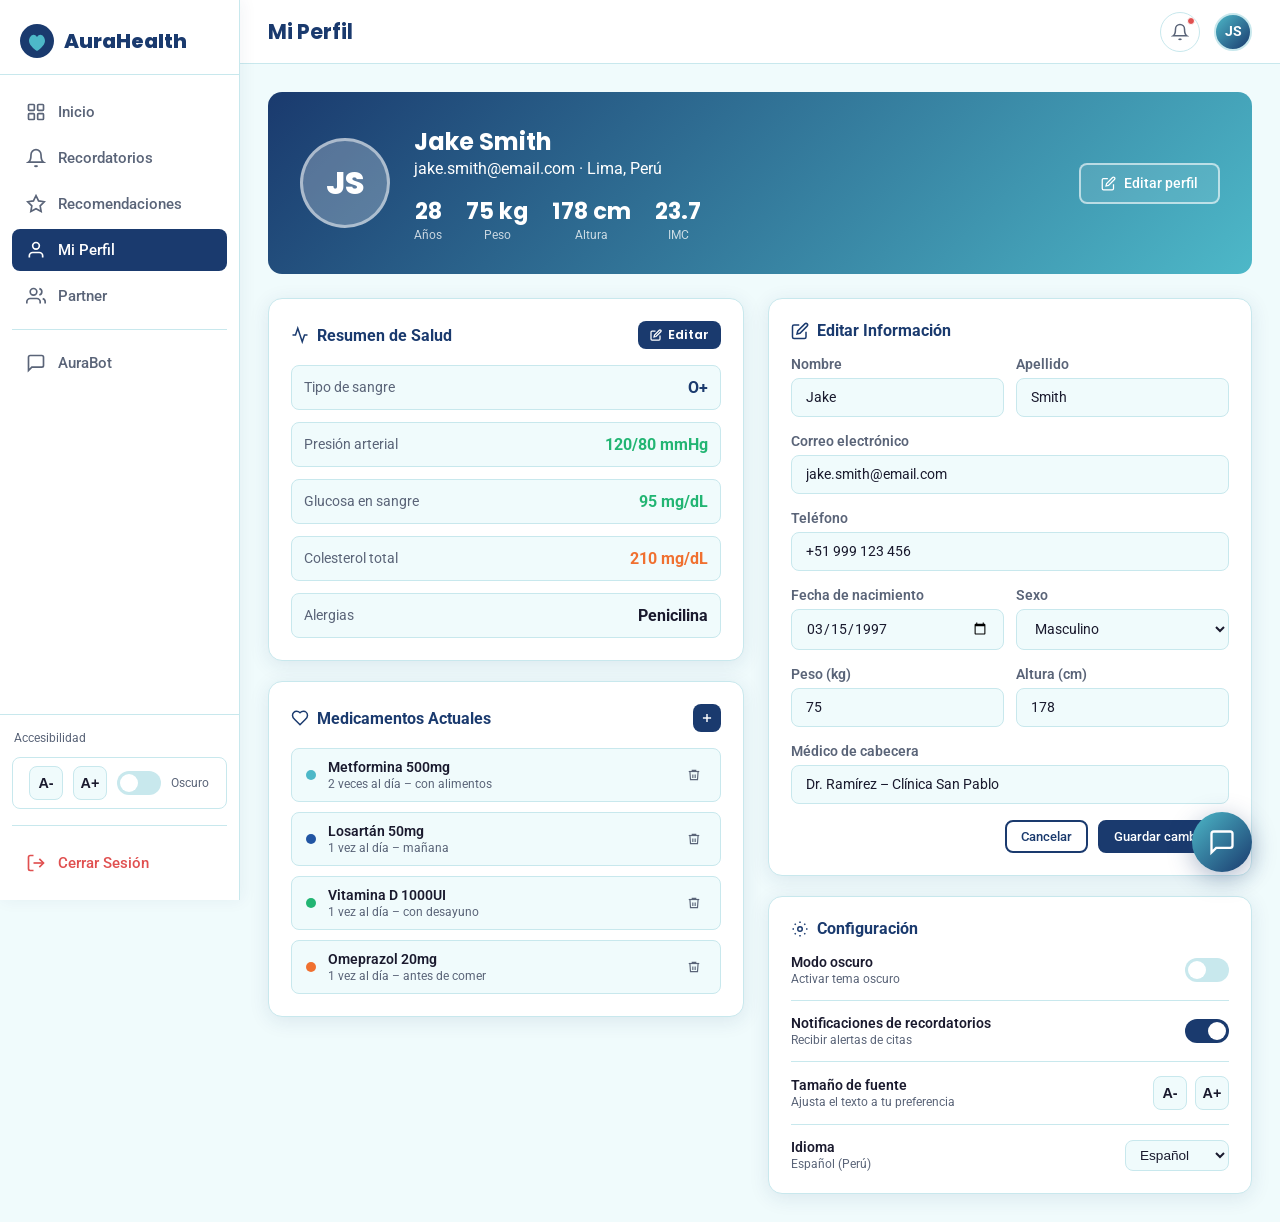
<file: perfil.html>
<!DOCTYPE html>
<html lang="es">
<head>
  <meta charset="UTF-8"/>
  <meta name="viewport" content="width=device-width, initial-scale=1.0"/>
  <title>AuraHealth – Mi Perfil</title>
  <link rel="stylesheet" href="css/style.css"/>
  <style>
    /* ── Modals ── */
    .modal-overlay{display:none;position:fixed;inset:0;background:rgba(0,0,0,.45);z-index:300;align-items:center;justify-content:center;}
    .modal-overlay.show{display:flex;}
    .modal{background:var(--surface);border-radius:var(--radius);padding:28px;width:100%;max-width:440px;box-shadow:0 20px 60px rgba(0,0,0,.25);animation:modalIn .2s ease;max-height:90vh;overflow-y:auto;}
    @keyframes modalIn{from{transform:scale(.92);opacity:0}to{transform:scale(1);opacity:1}}
    .modal-header{display:flex;align-items:center;justify-content:space-between;margin-bottom:20px;}
    .modal-header h3{font-family:'Poppins',sans-serif;font-size:1.1rem;font-weight:700;color:var(--blue-dark);}
    .modal-close{background:none;border:none;font-size:1.3rem;cursor:pointer;color:var(--text-muted);}
    .modal-actions{display:flex;gap:10px;justify-content:flex-end;margin-top:20px;}
    /* ── Profile med row ── */
    .pmed-row{display:flex;align-items:center;gap:12px;padding:10px 14px;background:var(--bg);border-radius:var(--radius-sm);border:1px solid var(--border);transition:border-color .2s;}
    .pmed-row:hover{border-color:var(--turquoise);}
    .pmed-del{background:none;border:none;cursor:pointer;color:var(--text-muted);padding:5px;border-radius:6px;display:flex;align-items:center;transition:color .2s;}
    .pmed-del:hover{color:#e05050;}
  </style>
</head>
<body>

<div class="sidebar-overlay" id="sidebarOverlay"></div>

<div class="app-wrapper">

  <!-- ── SIDEBAR ── -->
  <aside class="sidebar" id="sidebar">
    <div class="sidebar-logo">
      <svg width="34" height="34" viewBox="0 0 34 34" fill="none">
        <circle cx="17" cy="17" r="17" fill="#1a3a6e"/>
        <path d="M9 17 C9 12, 14 8, 17 13 C20 8, 25 12, 25 17 C25 22, 17 27, 17 27 C17 27, 9 22, 9 17Z" fill="#4db8c8"/>
      </svg>
      <span>AuraHealth</span>
    </div>
    <nav class="sidebar-nav">
      <a href="dashboard.html" class="nav-item" data-page="dashboard.html">
        <svg viewBox="0 0 24 24" fill="none" stroke="currentColor" stroke-width="2">
          <rect x="3" y="3" width="7" height="7" rx="1"/><rect x="14" y="3" width="7" height="7" rx="1"/>
          <rect x="3" y="14" width="7" height="7" rx="1"/><rect x="14" y="14" width="7" height="7" rx="1"/>
        </svg>
        Inicio
      </a>
      <a href="recordatorios.html" class="nav-item" data-page="recordatorios.html">
        <svg viewBox="0 0 24 24" fill="none" stroke="currentColor" stroke-width="2">
          <path d="M18 8A6 6 0 0 0 6 8c0 7-3 9-3 9h18s-3-2-3-9"/>
          <path d="M13.73 21a2 2 0 0 1-3.46 0"/>
        </svg>
        Recordatorios
      </a>
      <a href="recomendaciones.html" class="nav-item" data-page="recomendaciones.html">
        <svg viewBox="0 0 24 24" fill="none" stroke="currentColor" stroke-width="2">
          <path d="M12 2l3.09 6.26L22 9.27l-5 4.87 1.18 6.88L12 17.77l-6.18 3.25L7 14.14 2 9.27l6.91-1.01L12 2z"/>
        </svg>
        Recomendaciones
      </a>
      <a href="perfil.html" class="nav-item active" data-page="perfil.html">
        <svg viewBox="0 0 24 24" fill="none" stroke="currentColor" stroke-width="2">
          <path d="M20 21v-2a4 4 0 0 0-4-4H8a4 4 0 0 0-4 4v2"/><circle cx="12" cy="7" r="4"/>
        </svg>
        Mi Perfil
      </a>
      <a href="partner.html" class="nav-item" data-page="partner.html">
        <svg viewBox="0 0 24 24" fill="none" stroke="currentColor" stroke-width="2">
          <path d="M17 21v-2a4 4 0 0 0-4-4H5a4 4 0 0 0-4 4v2"/>
          <circle cx="9" cy="7" r="4"/>
          <path d="M23 21v-2a4 4 0 0 0-3-3.87"/>
          <path d="M16 3.13a4 4 0 0 1 0 7.75"/>
        </svg>
        Partner
      </a>
      <div class="nav-divider"></div>
      <div class="nav-item" onclick="document.getElementById('botFab').click()">
        <svg viewBox="0 0 24 24" fill="none" stroke="currentColor" stroke-width="2">
          <path d="M21 15a2 2 0 0 1-2 2H7l-4 4V5a2 2 0 0 1 2-2h14a2 2 0 0 1 2 2z"/>
        </svg>
        AuraBot
      </div>
    </nav>
    <div class="sidebar-footer">
      <div style="font-size:.75rem;color:var(--text-muted);margin-bottom:8px;padding:0 2px;">Accesibilidad</div>
      <div class="a11y-bar">
        <button class="a11y-btn" id="fontDown">A-</button>
        <button class="a11y-btn" id="fontUp">A+</button>
        <button class="toggle-dark" id="darkToggle"></button>
        <span style="font-size:.75rem;color:var(--text-muted);">Oscuro</span>
      </div>
      <div class="nav-divider" style="margin:12px 0"></div>
      <a href="index.html" class="nav-item" style="color:#e05050;">
        <svg viewBox="0 0 24 24" fill="none" stroke="#e05050" stroke-width="2">
          <path d="M9 21H5a2 2 0 0 1-2-2V5a2 2 0 0 1 2-2h4"/>
          <polyline points="16 17 21 12 16 7"/><line x1="21" y1="12" x2="9" y2="12"/>
        </svg>
        Cerrar Sesión
      </a>
    </div>
  </aside>

  <!-- ── MAIN ── -->
  <div class="main-content">
    <header class="topbar">
      <div class="topbar-left">
        <div class="hamburger" id="hamburger"><span></span><span></span><span></span></div>
        <h1>Mi Perfil</h1>
      </div>
      <div class="topbar-right">
        <button class="icon-btn">
          <svg width="18" height="18" viewBox="0 0 24 24" fill="none" stroke="currentColor" stroke-width="2">
            <path d="M18 8A6 6 0 0 0 6 8c0 7-3 9-3 9h18s-3-2-3-9"/>
            <path d="M13.73 21a2 2 0 0 1-3.46 0"/>
          </svg>
          <span class="badge"></span>
        </button>
        <div class="avatar" id="topbarAvatar">JS</div>
      </div>
    </header>

    <main class="page-body">

      <!-- ── PROFILE HERO ── -->
      <div class="profile-hero mb-6">
        <div class="profile-avatar-lg" id="heroInitials">JS</div>
        <div style="flex:1;">
          <h2 id="heroName">Jake Smith</h2>
          <p id="heroEmail">jake.smith@email.com · Lima, Perú</p>
          <div class="profile-stats">
            <div class="profile-stat">
              <div class="val" id="heroAge">28</div>
              <div class="lbl">Años</div>
            </div>
            <div class="profile-stat">
              <div class="val" id="heroPeso">75 kg</div>
              <div class="lbl">Peso</div>
            </div>
            <div class="profile-stat">
              <div class="val" id="heroAltura">178 cm</div>
              <div class="lbl">Altura</div>
            </div>
            <div class="profile-stat">
              <div class="val" id="heroImc">23.7</div>
              <div class="lbl">IMC</div>
            </div>
          </div>
        </div>
        <button class="btn btn-outline"
          style="border-color:rgba(255,255,255,.6);color:#fff;background:rgba(255,255,255,.1);"
          onclick="document.getElementById('editSection').scrollIntoView({behavior:'smooth'})">
          <svg width="15" height="15" viewBox="0 0 24 24" fill="none" stroke="currentColor" stroke-width="2">
            <path d="M11 4H4a2 2 0 0 0-2 2v14a2 2 0 0 0 2 2h14a2 2 0 0 0 2-2v-7"/>
            <path d="M18.5 2.5a2.121 2.121 0 0 1 3 3L12 15l-4 1 1-4 9.5-9.5z"/>
          </svg>
          Editar perfil
        </button>
      </div>

      <div class="grid-2" style="gap:24px;">

        <!-- ── LEFT COLUMN ── -->
        <div style="display:flex;flex-direction:column;gap:20px;">

          <!-- Health summary -->
          <div class="card">
            <div class="card-title" style="justify-content:space-between;">
              <span style="display:flex;align-items:center;gap:8px;">
                <svg width="18" height="18" viewBox="0 0 24 24" fill="none" stroke="currentColor" stroke-width="2">
                  <path d="M22 12h-4l-3 9L9 3l-3 9H2"/>
                </svg>
                Resumen de Salud
              </span>
              <button onclick="openHealthModal()" title="Editar resumen"
                style="background:var(--blue-dark);border:none;border-radius:8px;padding:5px 12px;cursor:pointer;
                       color:#fff;font-size:.8rem;font-family:'Poppins',sans-serif;font-weight:600;
                       display:flex;align-items:center;gap:6px;">
                <svg width="12" height="12" viewBox="0 0 24 24" fill="none" stroke="#fff" stroke-width="2.5">
                  <path d="M11 4H4a2 2 0 0 0-2 2v14a2 2 0 0 0 2 2h14a2 2 0 0 0 2-2v-7"/>
                  <path d="M18.5 2.5a2.121 2.121 0 0 1 3 3L12 15l-4 1 1-4 9.5-9.5z"/>
                </svg>
                Editar
              </button>
            </div>
            <div style="display:flex;flex-direction:column;gap:12px;">
              <div style="display:flex;justify-content:space-between;align-items:center;padding:12px;background:var(--bg);border-radius:var(--radius-sm);border:1px solid var(--border);">
                <span style="font-size:.9rem;color:var(--text-muted);">Tipo de sangre</span>
                <span id="hsSangre" style="font-weight:700;color:var(--blue-dark);">O+</span>
              </div>
              <div style="display:flex;justify-content:space-between;align-items:center;padding:12px;background:var(--bg);border-radius:var(--radius-sm);border:1px solid var(--border);">
                <span style="font-size:.9rem;color:var(--text-muted);">Presión arterial</span>
                <span id="hsPresion" style="font-weight:700;color:#22b573;">120/80 mmHg</span>
              </div>
              <div style="display:flex;justify-content:space-between;align-items:center;padding:12px;background:var(--bg);border-radius:var(--radius-sm);border:1px solid var(--border);">
                <span style="font-size:.9rem;color:var(--text-muted);">Glucosa en sangre</span>
                <span id="hsGlucosa" style="font-weight:700;color:#22b573;">95 mg/dL</span>
              </div>
              <div style="display:flex;justify-content:space-between;align-items:center;padding:12px;background:var(--bg);border-radius:var(--radius-sm);border:1px solid var(--border);">
                <span style="font-size:.9rem;color:var(--text-muted);">Colesterol total</span>
                <span id="hsColesterol" style="font-weight:700;color:#f07030;">210 mg/dL</span>
              </div>
              <div style="display:flex;justify-content:space-between;align-items:center;padding:12px;background:var(--bg);border-radius:var(--radius-sm);border:1px solid var(--border);">
                <span style="font-size:.9rem;color:var(--text-muted);">Alergias</span>
                <span id="hsAlergias" style="font-weight:700;color:var(--text);">Penicilina</span>
              </div>
            </div>
          </div>

          <!-- Medications -->
          <div class="card">
            <div class="card-title" style="justify-content:space-between;">
              <span style="display:flex;align-items:center;gap:8px;">
                <svg width="18" height="18" viewBox="0 0 24 24" fill="none" stroke="currentColor" stroke-width="2">
                  <path d="M19 14c1.49-1.46 3-3.21 3-5.5A5.5 5.5 0 0 0 16.5 3c-1.76 0-3 .5-4.5 2-1.5-1.5-2.74-2-4.5-2A5.5 5.5 0 0 0 2 8.5c0 2.3 1.5 4.05 3 5.5l7 7Z"/>
                </svg>
                Medicamentos Actuales
              </span>
              <button onclick="openProfileMedModal()" title="Agregar medicamento"
                style="background:var(--blue-dark);border:none;border-radius:8px;width:28px;height:28px;
                       cursor:pointer;display:flex;align-items:center;justify-content:center;flex-shrink:0;">
                <svg width="14" height="14" viewBox="0 0 24 24" fill="none" stroke="#fff" stroke-width="2.5">
                  <line x1="12" y1="5" x2="12" y2="19"/><line x1="5" y1="12" x2="19" y2="12"/>
                </svg>
              </button>
            </div>
            <div id="profileMedList" style="display:flex;flex-direction:column;gap:10px;"></div>
          </div>

        </div>

        <!-- ── RIGHT COLUMN ── -->
        <div style="display:flex;flex-direction:column;gap:20px;">

          <!-- Edit form -->
          <div class="card" id="editSection">
            <div class="card-title">
              <svg width="18" height="18" viewBox="0 0 24 24" fill="none" stroke="currentColor" stroke-width="2">
                <path d="M11 4H4a2 2 0 0 0-2 2v14a2 2 0 0 0 2 2h14a2 2 0 0 0 2-2v-7"/>
                <path d="M18.5 2.5a2.121 2.121 0 0 1 3 3L12 15l-4 1 1-4 9.5-9.5z"/>
              </svg>
              Editar Información
            </div>
            <form id="profileForm" onsubmit="saveProfile(event)">
              <div class="grid-2" style="gap:12px;">
                <div class="form-group">
                  <label>Nombre</label>
                  <input type="text" id="pNombre" value="Jake"/>
                </div>
                <div class="form-group">
                  <label>Apellido</label>
                  <input type="text" id="pApellido" value="Smith"/>
                </div>
              </div>
              <div class="form-group">
                <label>Correo electrónico</label>
                <input type="email" id="pEmail" value="jake.smith@email.com"/>
              </div>
              <div class="form-group">
                <label>Teléfono</label>
                <input type="tel" id="pTelefono" value="+51 999 123 456"/>
              </div>
              <div class="grid-2" style="gap:12px;">
                <div class="form-group">
                  <label>Fecha de nacimiento</label>
                  <input type="date" id="pNacimiento" value="1997-03-15"/>
                </div>
                <div class="form-group">
                  <label>Sexo</label>
                  <select id="pSexo">
                    <option>Masculino</option>
                    <option>Femenino</option>
                    <option>Prefiero no indicar</option>
                  </select>
                </div>
              </div>
              <div class="grid-2" style="gap:12px;">
                <div class="form-group">
                  <label>Peso (kg)</label>
                  <input type="number" id="pPeso" value="75" min="20" max="300"/>
                </div>
                <div class="form-group">
                  <label>Altura (cm)</label>
                  <input type="number" id="pAltura" value="178" min="50" max="250"/>
                </div>
              </div>
              <div class="form-group">
                <label>Médico de cabecera</label>
                <input type="text" value="Dr. Ramírez – Clínica San Pablo"/>
              </div>
              <div style="display:flex;gap:10px;justify-content:flex-end;margin-top:8px;">
                <button type="button" class="btn btn-outline btn-sm" onclick="this.form.reset()">Cancelar</button>
                <button type="submit" class="btn btn-primary btn-sm">Guardar cambios</button>
              </div>
            </form>
          </div>

          <!-- Preferences -->
          <div class="card">
            <div class="card-title">
              <svg width="18" height="18" viewBox="0 0 24 24" fill="none" stroke="currentColor" stroke-width="2">
                <circle cx="12" cy="12" r="3"/>
                <path d="M19.07 4.93l-1.41 1.41M4.93 4.93l1.41 1.41M12 2v2M12 20v2M20 12h2M2 12h2M19.07 19.07l-1.41-1.41M4.93 19.07l1.41-1.41"/>
              </svg>
              Configuración
            </div>
            <div style="display:flex;flex-direction:column;gap:14px;">

              <div style="display:flex;align-items:center;justify-content:space-between;">
                <div>
                  <div style="font-weight:600;font-size:.9rem;">Modo oscuro</div>
                  <div style="font-size:.78rem;color:var(--text-muted);">Activar tema oscuro</div>
                </div>
                <button class="toggle-dark" id="darkToggle2"
                  onclick="document.getElementById('darkToggle').click();this.classList.toggle('on')"></button>
              </div>

              <div style="height:1px;background:var(--border);"></div>

              <div style="display:flex;align-items:center;justify-content:space-between;">
                <div>
                  <div style="font-weight:600;font-size:.9rem;">Notificaciones de recordatorios</div>
                  <div style="font-size:.78rem;color:var(--text-muted);">Recibir alertas de citas</div>
                </div>
                <button class="toggle-dark on" style="background:var(--blue-dark);"></button>
              </div>

              <div style="height:1px;background:var(--border);"></div>

              <div style="display:flex;align-items:center;justify-content:space-between;">
                <div>
                  <div style="font-weight:600;font-size:.9rem;">Tamaño de fuente</div>
                  <div style="font-size:.78rem;color:var(--text-muted);">Ajusta el texto a tu preferencia</div>
                </div>
                <div style="display:flex;gap:8px;">
                  <button class="a11y-btn" id="fontDown2"
                    onclick="document.getElementById('fontDown').click()">A-</button>
                  <button class="a11y-btn" id="fontUp2"
                    onclick="document.getElementById('fontUp').click()">A+</button>
                </div>
              </div>

              <div style="height:1px;background:var(--border);"></div>

              <div style="display:flex;align-items:center;justify-content:space-between;">
                <div>
                  <div style="font-weight:600;font-size:.9rem;">Idioma</div>
                  <div style="font-size:.78rem;color:var(--text-muted);">Español (Perú)</div>
                </div>
                <select style="border:1.5px solid var(--border);border-radius:var(--radius-sm);padding:6px 10px;
                               background:var(--bg);color:var(--text);font-size:.85rem;outline:none;">
                  <option>Español</option>
                  <option>English</option>
                  <option>Português</option>
                </select>
              </div>

            </div>
          </div>

        </div>
      </div><!-- /grid-2 -->

    </main>
  </div>
</div>

<!-- ── MOBILE NAV ── -->
<nav class="mobile-nav">
  <div class="mobile-nav-inner">
    <a href="dashboard.html" class="mobile-nav-item" data-page="dashboard.html">
      <svg width="22" height="22" viewBox="0 0 24 24" fill="none" stroke="currentColor" stroke-width="2">
        <rect x="3" y="3" width="7" height="7" rx="1"/><rect x="14" y="3" width="7" height="7" rx="1"/>
        <rect x="3" y="14" width="7" height="7" rx="1"/><rect x="14" y="14" width="7" height="7" rx="1"/>
      </svg>
      Inicio
    </a>
    <a href="recordatorios.html" class="mobile-nav-item" data-page="recordatorios.html">
      <svg width="22" height="22" viewBox="0 0 24 24" fill="none" stroke="currentColor" stroke-width="2">
        <path d="M18 8A6 6 0 0 0 6 8c0 7-3 9-3 9h18s-3-2-3-9"/>
        <path d="M13.73 21a2 2 0 0 1-3.46 0"/>
      </svg>
      Recordatorios
    </a>
    <a href="recomendaciones.html" class="mobile-nav-item" data-page="recomendaciones.html">
      <svg width="22" height="22" viewBox="0 0 24 24" fill="none" stroke="currentColor" stroke-width="2">
        <path d="M12 2l3.09 6.26L22 9.27l-5 4.87 1.18 6.88L12 17.77l-6.18 3.25L7 14.14 2 9.27l6.91-1.01L12 2z"/>
      </svg>
      Recs
    </a>
    <a href="perfil.html" class="mobile-nav-item active" data-page="perfil.html">
      <svg width="22" height="22" viewBox="0 0 24 24" fill="none" stroke="currentColor" stroke-width="2">
        <path d="M20 21v-2a4 4 0 0 0-4-4H8a4 4 0 0 0-4 4v2"/><circle cx="12" cy="7" r="4"/>
      </svg>
      Perfil
    </a>
    <a href="partner.html" class="mobile-nav-item" data-page="partner.html">
      <svg width="22" height="22" viewBox="0 0 24 24" fill="none" stroke="currentColor" stroke-width="2">
        <path d="M17 21v-2a4 4 0 0 0-4-4H5a4 4 0 0 0-4 4v2"/>
        <circle cx="9" cy="7" r="4"/>
        <path d="M23 21v-2a4 4 0 0 0-3-3.87"/>
        <path d="M16 3.13a4 4 0 0 1 0 7.75"/>
      </svg>
      Partner
    </a>
  </div>
</nav>

<!-- ── MODAL: Editar Resumen de Salud ── -->
<div class="modal-overlay" id="healthModal">
  <div class="modal">
    <div class="modal-header">
      <h3>Resumen de Salud</h3>
      <button class="modal-close" onclick="closeHealthModal()">✕</button>
    </div>
    <form id="healthForm">
      <div class="form-group">
        <label>Tipo de sangre</label>
        <input type="text" id="hsEditSangre" placeholder="Ej: O+"/>
      </div>
      <div class="form-group">
        <label>Presión arterial</label>
        <input type="text" id="hsEditPresion" placeholder="Ej: 120/80 mmHg"/>
      </div>
      <div class="form-group">
        <label>Glucosa en sangre</label>
        <input type="text" id="hsEditGlucosa" placeholder="Ej: 95 mg/dL"/>
      </div>
      <div class="form-group">
        <label>Colesterol total</label>
        <input type="text" id="hsEditColesterol" placeholder="Ej: 210 mg/dL"/>
      </div>
      <div class="form-group">
        <label>Alergias</label>
        <input type="text" id="hsEditAlergias" placeholder="Ej: Penicilina, Mariscos"/>
      </div>
      <div class="modal-actions">
        <button type="button" class="btn btn-outline" onclick="closeHealthModal()">Cancelar</button>
        <button type="submit" class="btn btn-primary">Guardar</button>
      </div>
    </form>
  </div>
</div>

<!-- ── MODAL: Agregar Medicamento ── -->
<div class="modal-overlay" id="profileMedModal">
  <div class="modal">
    <div class="modal-header">
      <h3>Agregar Medicamento</h3>
      <button class="modal-close" onclick="closeProfileMedModal()">✕</button>
    </div>
    <form id="profileMedForm">
      <div class="form-group">
        <label>Nombre y dosis</label>
        <input type="text" id="pmName" placeholder="Ej: Metformina 500mg" required/>
      </div>
      <div class="form-group">
        <label>Frecuencia / Instrucciones</label>
        <input type="text" id="pmFreq" placeholder="Ej: 2 veces al día – con alimentos"/>
      </div>
      <div class="modal-actions">
        <button type="button" class="btn btn-outline" onclick="closeProfileMedModal()">Cancelar</button>
        <button type="submit" class="btn btn-primary">Guardar</button>
      </div>
    </form>
  </div>
</div>

<!-- ── AURABOT ── -->
<button class="aurabot-fab" id="botFab" title="AuraBot">
  <svg width="28" height="28" viewBox="0 0 24 24" fill="none" stroke="#fff" stroke-width="2">
    <path d="M21 15a2 2 0 0 1-2 2H7l-4 4V5a2 2 0 0 1 2-2h14a2 2 0 0 1 2 2z"/>
  </svg>
</button>
<div class="aurabot-window" id="botWindow">
  <div class="bot-header">
    <div class="bot-dot"></div>
    <h4>AuraBot</h4>
    <button class="bot-close" id="botClose">✕</button>
  </div>
  <div class="bot-messages" id="botMessages">
    <div class="msg bot">Hola Jake 😊 ¿Tienes alguna consulta sobre tu salud o medicamentos?</div>
  </div>
  <div class="bot-suggestions">
    <button class="sug-chip">Mis medicamentos</button>
    <button class="sug-chip">Consejo de ejercicio</button>
    <button class="sug-chip">Consejo de nutrición</button>
  </div>
  <div class="bot-input-row">
    <input type="text" id="botInput" placeholder="Escribe tu consulta..."/>
    <button class="bot-send" id="botSend">
      <svg width="16" height="16" viewBox="0 0 24 24" fill="none" stroke="#fff" stroke-width="2.5">
        <line x1="22" y1="2" x2="11" y2="13"/><polygon points="22 2 15 22 11 13 2 9 22 2"/>
      </svg>
    </button>
  </div>
</div>

<!-- Toast -->
<div id="toast" style="position:fixed;bottom:90px;left:50%;transform:translateX(-50%) translateY(20px);
  background:var(--blue-dark);color:#fff;padding:12px 24px;border-radius:24px;font-size:.9rem;
  font-weight:500;box-shadow:0 8px 24px rgba(0,0,0,.2);opacity:0;transition:all .3s ease;
  pointer-events:none;z-index:500;white-space:nowrap;">
  ✓ Cambios guardados
</div>

<script src="js/main.js"></script>
<script>
/* ── Health data ─────────────────────────── */
let healthData = {
  sangre:     'O+',
  presion:    '120/80 mmHg',
  glucosa:    '95 mg/dL',
  colesterol: '210 mg/dL',
  alergias:   'Penicilina',
};

/* ── Profile medications ─────────────────── */
const PROF_COLORS = ['#4db8c8','#2155a3','#22b573','#f07030','#9b59b6','#e74c3c'];
let profileMeds = [
  { id:1, name:'Metformina 500mg',  freq:'2 veces al día – con alimentos' },
  { id:2, name:'Losartán 50mg',     freq:'1 vez al día – mañana'          },
  { id:3, name:'Vitamina D 1000UI', freq:'1 vez al día – con desayuno'    },
  { id:4, name:'Omeprazol 20mg',    freq:'1 vez al día – antes de comer'  },
];
let nextProfMedId = 5;

/* ── Render functions ────────────────────── */
function renderProfileMeds() {
  const el = document.getElementById('profileMedList');
  if (!el) return;
  if (!profileMeds.length) {
    el.innerHTML = `<p style="font-size:.85rem;color:var(--text-muted);text-align:center;padding:16px 0;">
      Sin medicamentos registrados. Pulsa + para agregar.</p>`;
    return;
  }
  el.innerHTML = profileMeds.map((m, i) => `
    <div class="pmed-row">
      <div style="width:10px;height:10px;border-radius:50%;background:${PROF_COLORS[i % PROF_COLORS.length]};flex-shrink:0;"></div>
      <div style="flex:1;">
        <div style="font-weight:600;font-size:.9rem;">${m.name}</div>
        <div style="font-size:.78rem;color:var(--text-muted);">${m.freq}</div>
      </div>
      <button class="pmed-del" onclick="deleteProfileMed(${m.id})" title="Eliminar">
        <svg width="14" height="14" viewBox="0 0 24 24" fill="none" stroke="currentColor" stroke-width="2">
          <polyline points="3 6 5 6 21 6"/>
          <path d="M19 6l-1 14H6L5 6"/>
          <path d="M10 11v6"/><path d="M14 11v6"/>
          <path d="M9 6V4h6v2"/>
        </svg>
      </button>
    </div>`).join('');
}

function deleteProfileMed(id) {
  profileMeds = profileMeds.filter(m => m.id !== id);
  renderProfileMeds();
}

function renderHealthSummary() {
  document.getElementById('hsSangre').textContent     = healthData.sangre     || '–';
  document.getElementById('hsPresion').textContent    = healthData.presion    || '–';
  document.getElementById('hsGlucosa').textContent    = healthData.glucosa    || '–';
  document.getElementById('hsColesterol').textContent = healthData.colesterol || '–';
  document.getElementById('hsAlergias').textContent   = healthData.alergias   || 'Ninguna';
}

/* ── Modal handlers ──────────────────────── */
function openHealthModal() {
  document.getElementById('hsEditSangre').value     = healthData.sangre;
  document.getElementById('hsEditPresion').value    = healthData.presion;
  document.getElementById('hsEditGlucosa').value    = healthData.glucosa;
  document.getElementById('hsEditColesterol').value = healthData.colesterol;
  document.getElementById('hsEditAlergias').value   = healthData.alergias;
  document.getElementById('healthModal').classList.add('show');
}
function closeHealthModal() {
  document.getElementById('healthModal').classList.remove('show');
}
function openProfileMedModal() {
  document.getElementById('profileMedModal').classList.add('show');
  setTimeout(() => document.getElementById('pmName').focus(), 100);
}
function closeProfileMedModal() {
  document.getElementById('profileMedModal').classList.remove('show');
  document.getElementById('profileMedForm').reset();
}

/* ── Save profile ────────────────────────── */
function saveProfile(e) {
  e.preventDefault();

  const nombre   = document.getElementById('pNombre').value.trim();
  const apellido = document.getElementById('pApellido').value.trim();
  const email    = document.getElementById('pEmail').value.trim();
  const nacStr   = document.getElementById('pNacimiento').value;
  const peso     = parseFloat(document.getElementById('pPeso').value);
  const altura   = parseFloat(document.getElementById('pAltura').value);

  // Name & initials
  if (nombre || apellido) {
    const fullName = `${nombre} ${apellido}`.trim();
    document.getElementById('heroName').textContent = fullName;
    const initials = `${nombre.charAt(0)}${apellido.charAt(0)}`.toUpperCase();
    document.getElementById('heroInitials').textContent = initials;
    const av = document.getElementById('topbarAvatar');
    if (av) av.textContent = initials;
  }

  // Email
  if (email) document.getElementById('heroEmail').textContent = email;

  // Age from birth date
  if (nacStr) {
    const today = new Date();
    const bday  = new Date(nacStr + 'T00:00:00');
    let age = today.getFullYear() - bday.getFullYear();
    const m = today.getMonth() - bday.getMonth();
    if (m < 0 || (m === 0 && today.getDate() < bday.getDate())) age--;
    document.getElementById('heroAge').textContent = age;
  }

  // Peso, altura, IMC
  if (!isNaN(peso))   document.getElementById('heroPeso').textContent   = peso + ' kg';
  if (!isNaN(altura)) document.getElementById('heroAltura').textContent = altura + ' cm';
  if (!isNaN(peso) && !isNaN(altura) && altura > 0) {
    const imc = (peso / Math.pow(altura / 100, 2)).toFixed(1);
    document.getElementById('heroImc').textContent = imc;
  }

  // Toast
  const toast = document.getElementById('toast');
  toast.style.opacity   = '1';
  toast.style.transform = 'translateX(-50%) translateY(0)';
  setTimeout(() => {
    toast.style.opacity   = '0';
    toast.style.transform = 'translateX(-50%) translateY(20px)';
  }, 2500);
}

/* ── Init ────────────────────────────────── */
document.addEventListener('DOMContentLoaded', () => {
  renderProfileMeds();
  renderHealthSummary();

  // Sync dark toggle
  const dt2 = document.getElementById('darkToggle2');
  if (dt2 && document.body.classList.contains('dark')) dt2.classList.add('on');

  // Health form submit
  document.getElementById('healthForm')?.addEventListener('submit', e => {
    e.preventDefault();
    healthData.sangre     = document.getElementById('hsEditSangre').value.trim();
    healthData.presion    = document.getElementById('hsEditPresion').value.trim();
    healthData.glucosa    = document.getElementById('hsEditGlucosa').value.trim();
    healthData.colesterol = document.getElementById('hsEditColesterol').value.trim();
    healthData.alergias   = document.getElementById('hsEditAlergias').value.trim();
    renderHealthSummary();
    closeHealthModal();
    // Show toast
    const t = document.getElementById('toast');
    t.textContent = '✓ Resumen de salud actualizado';
    t.style.opacity = '1'; t.style.transform = 'translateX(-50%) translateY(0)';
    setTimeout(() => { t.style.opacity='0'; t.style.transform='translateX(-50%) translateY(20px)'; t.textContent='✓ Cambios guardados'; }, 2500);
  });

  // Profile med form submit
  document.getElementById('profileMedForm')?.addEventListener('submit', e => {
    e.preventDefault();
    const name = document.getElementById('pmName').value.trim();
    const freq = document.getElementById('pmFreq').value.trim();
    if (!name) return;
    profileMeds.push({ id: nextProfMedId++, name, freq: freq || '–' });
    renderProfileMeds();
    closeProfileMedModal();
  });

  // Close modals on backdrop click
  document.getElementById('healthModal')?.addEventListener('click', e => {
    if (e.target === e.currentTarget) closeHealthModal();
  });
  document.getElementById('profileMedModal')?.addEventListener('click', e => {
    if (e.target === e.currentTarget) closeProfileMedModal();
  });
});
</script>
</body>
</html>
</file>
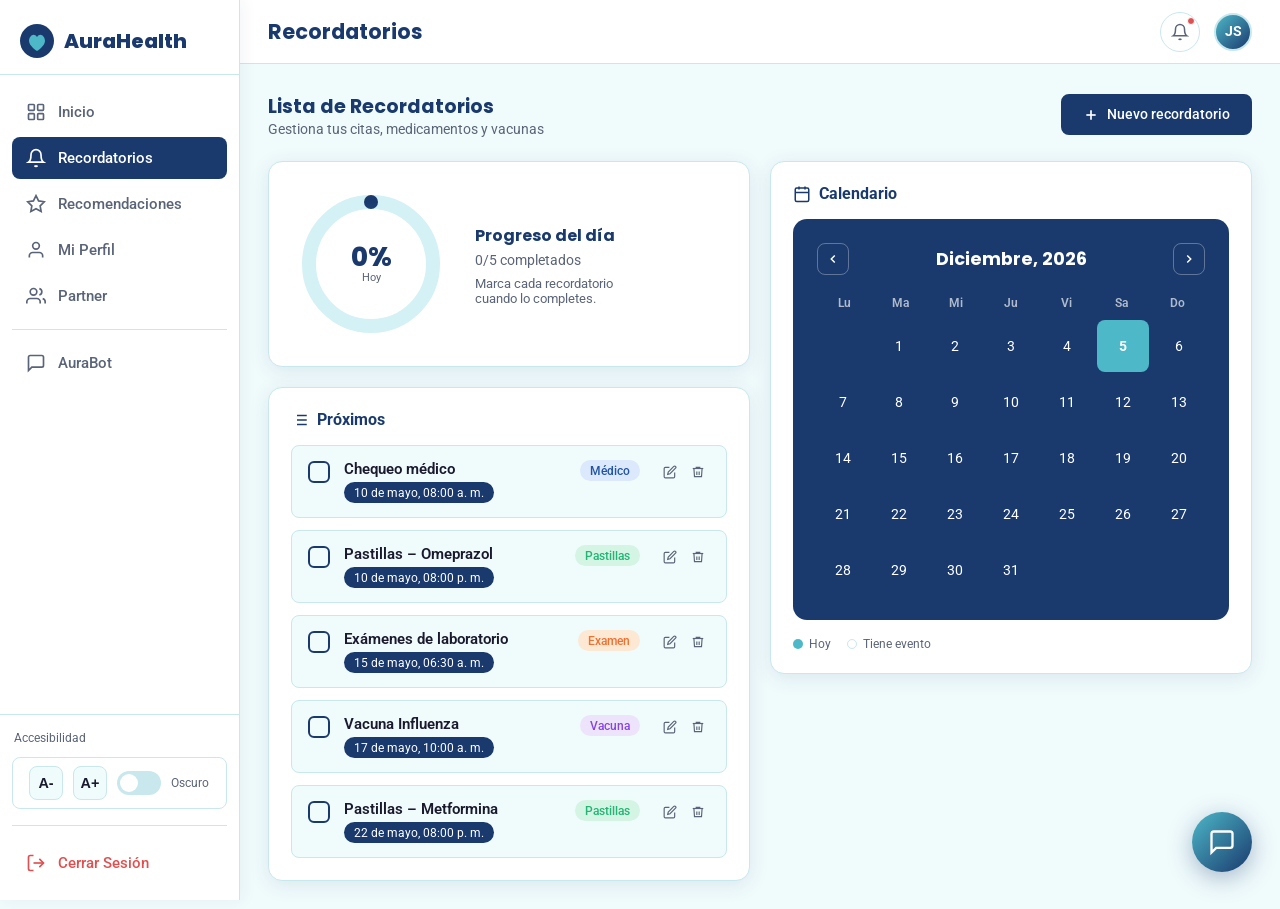
<file: recordatorios.html>
<!DOCTYPE html>
<html lang="es">
<head>
  <meta charset="UTF-8"/>
  <meta name="viewport" content="width=device-width, initial-scale=1.0"/>
  <title>AuraHealth – Recordatorios</title>
  <link rel="stylesheet" href="css/style.css"/>
  <style>
    /* ── Modal ── */
    .modal-overlay {
      display: none;
      position: fixed; inset: 0;
      background: rgba(0,0,0,.45);
      z-index: 300;
      align-items: center; justify-content: center;
    }
    .modal-overlay.show { display: flex; }
    .modal {
      background: var(--surface);
      border-radius: var(--radius);
      padding: 28px;
      width: 100%; max-width: 440px;
      box-shadow: 0 20px 60px rgba(0,0,0,.25);
      animation: modalIn .2s ease;
    }
    @keyframes modalIn { from{transform:scale(.92);opacity:0} to{transform:scale(1);opacity:1} }
    .modal-header {
      display: flex; align-items: center; justify-content: space-between;
      margin-bottom: 20px;
    }
    .modal-header h3 { font-family:'Poppins',sans-serif; font-size:1.1rem; font-weight:700; color:var(--blue-dark); }
    .modal-close { background:none; border:none; font-size:1.3rem; cursor:pointer; color:var(--text-muted); }
    .modal-actions { display:flex; gap:10px; justify-content:flex-end; margin-top:20px; }

    /* ── Reminder action buttons ── */
    .rem-actions { display:flex; gap:4px; margin-left:4px; flex-shrink:0; }
    .rem-edit-btn, .rem-del-btn {
      background:none; border:none; cursor:pointer; color:var(--text-muted);
      padding:5px; border-radius:6px; display:flex; align-items:center;
      transition:color .2s, background .2s;
    }
    .rem-edit-btn:hover { color:var(--blue-dark); background:var(--bg); }
    .rem-del-btn:hover  { color:#e05050;           background:var(--bg); }
  </style>
</head>
<body>

<div class="sidebar-overlay" id="sidebarOverlay"></div>

<div class="app-wrapper">

  <!-- ── SIDEBAR ──────────────────────────── -->
  <aside class="sidebar" id="sidebar">
    <div class="sidebar-logo">
      <svg width="34" height="34" viewBox="0 0 34 34" fill="none">
        <circle cx="17" cy="17" r="17" fill="#1a3a6e"/>
        <path d="M9 17 C9 12, 14 8, 17 13 C20 8, 25 12, 25 17 C25 22, 17 27, 17 27 C17 27, 9 22, 9 17Z" fill="#4db8c8"/>
      </svg>
      <span>AuraHealth</span>
    </div>
    <nav class="sidebar-nav">
      <a href="dashboard.html" class="nav-item" data-page="dashboard.html">
        <svg viewBox="0 0 24 24" fill="none" stroke="currentColor" stroke-width="2">
          <rect x="3" y="3" width="7" height="7" rx="1"/><rect x="14" y="3" width="7" height="7" rx="1"/>
          <rect x="3" y="14" width="7" height="7" rx="1"/><rect x="14" y="14" width="7" height="7" rx="1"/>
        </svg>
        Inicio
      </a>
      <a href="recordatorios.html" class="nav-item active" data-page="recordatorios.html">
        <svg viewBox="0 0 24 24" fill="none" stroke="currentColor" stroke-width="2">
          <path d="M18 8A6 6 0 0 0 6 8c0 7-3 9-3 9h18s-3-2-3-9"/>
          <path d="M13.73 21a2 2 0 0 1-3.46 0"/>
        </svg>
        Recordatorios
      </a>
      <a href="recomendaciones.html" class="nav-item" data-page="recomendaciones.html">
        <svg viewBox="0 0 24 24" fill="none" stroke="currentColor" stroke-width="2">
          <path d="M12 2l3.09 6.26L22 9.27l-5 4.87 1.18 6.88L12 17.77l-6.18 3.25L7 14.14 2 9.27l6.91-1.01L12 2z"/>
        </svg>
        Recomendaciones
      </a>
      <a href="perfil.html" class="nav-item" data-page="perfil.html">
        <svg viewBox="0 0 24 24" fill="none" stroke="currentColor" stroke-width="2">
          <path d="M20 21v-2a4 4 0 0 0-4-4H8a4 4 0 0 0-4 4v2"/><circle cx="12" cy="7" r="4"/>
        </svg>
        Mi Perfil
      </a>
      <a href="partner.html" class="nav-item" data-page="partner.html">
        <svg viewBox="0 0 24 24" fill="none" stroke="currentColor" stroke-width="2">
          <path d="M17 21v-2a4 4 0 0 0-4-4H5a4 4 0 0 0-4 4v2"/>
          <circle cx="9" cy="7" r="4"/>
          <path d="M23 21v-2a4 4 0 0 0-3-3.87"/>
          <path d="M16 3.13a4 4 0 0 1 0 7.75"/>
        </svg>
        Partner
      </a>
      <div class="nav-divider"></div>
      <div class="nav-item" onclick="document.getElementById('botFab').click()">
        <svg viewBox="0 0 24 24" fill="none" stroke="currentColor" stroke-width="2">
          <path d="M21 15a2 2 0 0 1-2 2H7l-4 4V5a2 2 0 0 1 2-2h14a2 2 0 0 1 2 2z"/>
        </svg>
        AuraBot
      </div>
    </nav>
    <div class="sidebar-footer">
      <div style="font-size:.75rem;color:var(--text-muted);margin-bottom:8px;padding:0 2px;">Accesibilidad</div>
      <div class="a11y-bar">
        <button class="a11y-btn" id="fontDown">A-</button>
        <button class="a11y-btn" id="fontUp">A+</button>
        <button class="toggle-dark" id="darkToggle"></button>
        <span style="font-size:.75rem;color:var(--text-muted);">Oscuro</span>
      </div>
      <div class="nav-divider" style="margin:12px 0"></div>
      <a href="index.html" class="nav-item" style="color:#e05050;">
        <svg viewBox="0 0 24 24" fill="none" stroke="#e05050" stroke-width="2">
          <path d="M9 21H5a2 2 0 0 1-2-2V5a2 2 0 0 1 2-2h4"/>
          <polyline points="16 17 21 12 16 7"/><line x1="21" y1="12" x2="9" y2="12"/>
        </svg>
        Cerrar Sesión
      </a>
    </div>
  </aside>

  <!-- ── MAIN ──────────────────────────────── -->
  <div class="main-content">
    <header class="topbar">
      <div class="topbar-left">
        <div class="hamburger" id="hamburger"><span></span><span></span><span></span></div>
        <h1>Recordatorios</h1>
      </div>
      <div class="topbar-right">
        <button class="icon-btn">
          <svg width="18" height="18" viewBox="0 0 24 24" fill="none" stroke="currentColor" stroke-width="2">
            <path d="M18 8A6 6 0 0 0 6 8c0 7-3 9-3 9h18s-3-2-3-9"/>
            <path d="M13.73 21a2 2 0 0 1-3.46 0"/>
          </svg>
          <span class="badge"></span>
        </button>
        <div class="avatar">JS</div>
      </div>
    </header>

    <main class="page-body">

      <!-- Header row -->
      <div style="display:flex;align-items:center;justify-content:space-between;margin-bottom:24px;flex-wrap:wrap;gap:12px;">
        <div>
          <h2 style="font-family:'Poppins',sans-serif;font-size:1.2rem;font-weight:700;color:var(--blue-dark);">Lista de Recordatorios</h2>
          <p class="text-muted">Gestiona tus citas, medicamentos y vacunas</p>
        </div>
        <button class="btn btn-primary" id="newReminderBtn">
          <svg width="16" height="16" viewBox="0 0 24 24" fill="none" stroke="#fff" stroke-width="2.5">
            <line x1="12" y1="5" x2="12" y2="19"/><line x1="5" y1="12" x2="19" y2="12"/>
          </svg>
          Nuevo recordatorio
        </button>
      </div>

      <div class="grid-2">

        <!-- Reminder list + donut -->
        <div style="display:flex;flex-direction:column;gap:20px;">

          <!-- Progress donut -->
          <div class="card" style="display:flex;align-items:center;gap:24px;flex-wrap:wrap;">
            <div class="donut-wrap">
              <svg id="donutProgress" width="160" height="160"></svg>
              <div class="donut-center">
                <div class="donut-pct" id="donutPct">0%</div>
                <div class="donut-label">Hoy</div>
              </div>
            </div>
            <div>
              <p style="font-family:'Poppins',sans-serif;font-size:1rem;font-weight:700;color:var(--blue-dark);margin-bottom:4px;">Progreso del día</p>
              <p class="text-muted" id="doneCount">0/0 completados</p>
              <p style="font-size:.82rem;color:var(--text-muted);margin-top:8px;">Marca cada recordatorio<br>cuando lo completes.</p>
            </div>
          </div>

          <!-- List -->
          <div class="card">
            <div class="card-title">
              <svg width="18" height="18" viewBox="0 0 24 24" fill="none" stroke="currentColor" stroke-width="2">
                <line x1="8" y1="6" x2="21" y2="6"/><line x1="8" y1="12" x2="21" y2="12"/>
                <line x1="8" y1="18" x2="21" y2="18"/>
                <line x1="3" y1="6" x2="3.01" y2="6"/><line x1="3" y1="12" x2="3.01" y2="12"/>
                <line x1="3" y1="18" x2="3.01" y2="18"/>
              </svg>
              Próximos
            </div>
            <div class="reminder-list" id="reminderList"></div>
          </div>
        </div>

        <!-- Calendar -->
        <div class="card" style="align-self:start;">
          <div class="card-title">
            <svg width="18" height="18" viewBox="0 0 24 24" fill="none" stroke="currentColor" stroke-width="2">
              <rect x="3" y="4" width="18" height="18" rx="2" ry="2"/>
              <line x1="16" y1="2" x2="16" y2="6"/><line x1="8" y1="2" x2="8" y2="6"/>
              <line x1="3" y1="10" x2="21" y2="10"/>
            </svg>
            Calendario
          </div>
          <div class="calendar-wrap">
            <div class="cal-header">
              <button class="cal-nav" id="calPrev">
                <svg width="14" height="14" viewBox="0 0 24 24" fill="none" stroke="currentColor" stroke-width="2.5">
                  <polyline points="15 18 9 12 15 6"/>
                </svg>
              </button>
              <h3 id="calMonth"></h3>
              <button class="cal-nav" id="calNext">
                <svg width="14" height="14" viewBox="0 0 24 24" fill="none" stroke="currentColor" stroke-width="2.5">
                  <polyline points="9 18 15 12 9 6"/>
                </svg>
              </button>
            </div>
            <div class="cal-days-header">
              <div>Lu</div><div>Ma</div><div>Mi</div><div>Ju</div><div>Vi</div><div>Sa</div><div>Do</div>
            </div>
            <div class="cal-grid" id="calGrid"></div>
          </div>

          <!-- Legend -->
          <div style="margin-top:16px;display:flex;gap:16px;flex-wrap:wrap;">
            <div style="display:flex;align-items:center;gap:6px;font-size:.78rem;color:var(--text-muted);">
              <div style="width:10px;height:10px;border-radius:50%;background:var(--turquoise)"></div>
              Hoy
            </div>
            <div style="display:flex;align-items:center;gap:6px;font-size:.78rem;color:var(--text-muted);">
              <div style="width:10px;height:10px;border-radius:50%;background:rgba(255,255,255,.5);border:1px solid var(--border)"></div>
              Tiene evento
            </div>
          </div>
        </div>

      </div>
    </main>
  </div>
</div>

<!-- ── MOBILE NAV ──────────────────────────── -->
<nav class="mobile-nav">
  <div class="mobile-nav-inner">
    <a href="dashboard.html" class="mobile-nav-item" data-page="dashboard.html">
      <svg width="22" height="22" viewBox="0 0 24 24" fill="none" stroke="currentColor" stroke-width="2">
        <rect x="3" y="3" width="7" height="7" rx="1"/><rect x="14" y="3" width="7" height="7" rx="1"/>
        <rect x="3" y="14" width="7" height="7" rx="1"/><rect x="14" y="14" width="7" height="7" rx="1"/>
      </svg>
      Inicio
    </a>
    <a href="recordatorios.html" class="mobile-nav-item active" data-page="recordatorios.html">
      <svg width="22" height="22" viewBox="0 0 24 24" fill="none" stroke="currentColor" stroke-width="2">
        <path d="M18 8A6 6 0 0 0 6 8c0 7-3 9-3 9h18s-3-2-3-9"/>
        <path d="M13.73 21a2 2 0 0 1-3.46 0"/>
      </svg>
      Recordatorios
    </a>
    <a href="recomendaciones.html" class="mobile-nav-item" data-page="recomendaciones.html">
      <svg width="22" height="22" viewBox="0 0 24 24" fill="none" stroke="currentColor" stroke-width="2">
        <path d="M12 2l3.09 6.26L22 9.27l-5 4.87 1.18 6.88L12 17.77l-6.18 3.25L7 14.14 2 9.27l6.91-1.01L12 2z"/>
      </svg>
      Recs
    </a>
    <a href="perfil.html" class="mobile-nav-item" data-page="perfil.html">
      <svg width="22" height="22" viewBox="0 0 24 24" fill="none" stroke="currentColor" stroke-width="2">
        <path d="M20 21v-2a4 4 0 0 0-4-4H8a4 4 0 0 0-4 4v2"/><circle cx="12" cy="7" r="4"/>
      </svg>
      Perfil
    </a>
    <a href="partner.html" class="mobile-nav-item" data-page="partner.html">
      <svg width="22" height="22" viewBox="0 0 24 24" fill="none" stroke="currentColor" stroke-width="2">
        <path d="M17 21v-2a4 4 0 0 0-4-4H5a4 4 0 0 0-4 4v2"/>
        <circle cx="9" cy="7" r="4"/>
        <path d="M23 21v-2a4 4 0 0 0-3-3.87"/>
        <path d="M16 3.13a4 4 0 0 1 0 7.75"/>
      </svg>
      Partner
    </a>
  </div>
</nav>

<!-- ── MODAL: Nuevo Recordatorio ──────────── -->
<div class="modal-overlay" id="modalOverlay">
  <div class="modal">
    <div class="modal-header">
      <h3 id="modalTitle">Nuevo Recordatorio</h3>
      <button class="modal-close" id="modalClose">✕</button>
    </div>
    <form id="reminderForm">
      <div class="form-group">
        <label>Nombre del recordatorio</label>
        <input type="text" id="rName" placeholder="Ej: Chequeo médico" required/>
      </div>
      <div class="form-group">
        <label>Tipo</label>
        <select id="rType">
          <option value="medical">Médico</option>
          <option value="medicine">Pastillas</option>
          <option value="exam">Examen</option>
          <option value="vaccine">Vacuna</option>
        </select>
      </div>
      <div class="grid-2" style="gap:12px;">
        <div class="form-group">
          <label>Fecha</label>
          <input type="date" id="rDate" required/>
        </div>
        <div class="form-group">
          <label>Hora</label>
          <input type="time" id="rTime" required/>
        </div>
      </div>
      <div class="modal-actions">
        <button type="button" class="btn btn-outline" id="modalCancel">Cancelar</button>
        <button type="submit" class="btn btn-primary">Guardar</button>
      </div>
    </form>
  </div>
</div>

<!-- ── AURABOT ─────────────────────────────── -->
<button class="aurabot-fab" id="botFab" title="AuraBot">
  <svg width="28" height="28" viewBox="0 0 24 24" fill="none" stroke="#fff" stroke-width="2">
    <path d="M21 15a2 2 0 0 1-2 2H7l-4 4V5a2 2 0 0 1 2-2h14a2 2 0 0 1 2 2z"/>
  </svg>
</button>
<div class="aurabot-window" id="botWindow">
  <div class="bot-header">
    <div class="bot-dot"></div>
    <h4>AuraBot</h4>
    <button class="bot-close" id="botClose">✕</button>
  </div>
  <div class="bot-messages" id="botMessages">
    <div class="msg bot">¿Necesitas ayuda con tus recordatorios? 📅 Puedo orientarte sobre tus medicamentos y citas.</div>
  </div>
  <div class="bot-suggestions">
    <button class="sug-chip">¿Qué pastillas tomar?</button>
    <button class="sug-chip">Próxima vacuna</button>
    <button class="sug-chip">Agendar cita</button>
  </div>
  <div class="bot-input-row">
    <input type="text" id="botInput" placeholder="Escribe tu consulta..."/>
    <button class="bot-send" id="botSend">
      <svg width="16" height="16" viewBox="0 0 24 24" fill="none" stroke="#fff" stroke-width="2.5">
        <line x1="22" y1="2" x2="11" y2="13"/><polygon points="22 2 15 22 11 13 2 9 22 2"/>
      </svg>
    </button>
  </div>
</div>

<script src="js/main.js"></script>
<script src="js/recordatorios.js"></script>
</body>
</html>
</file>
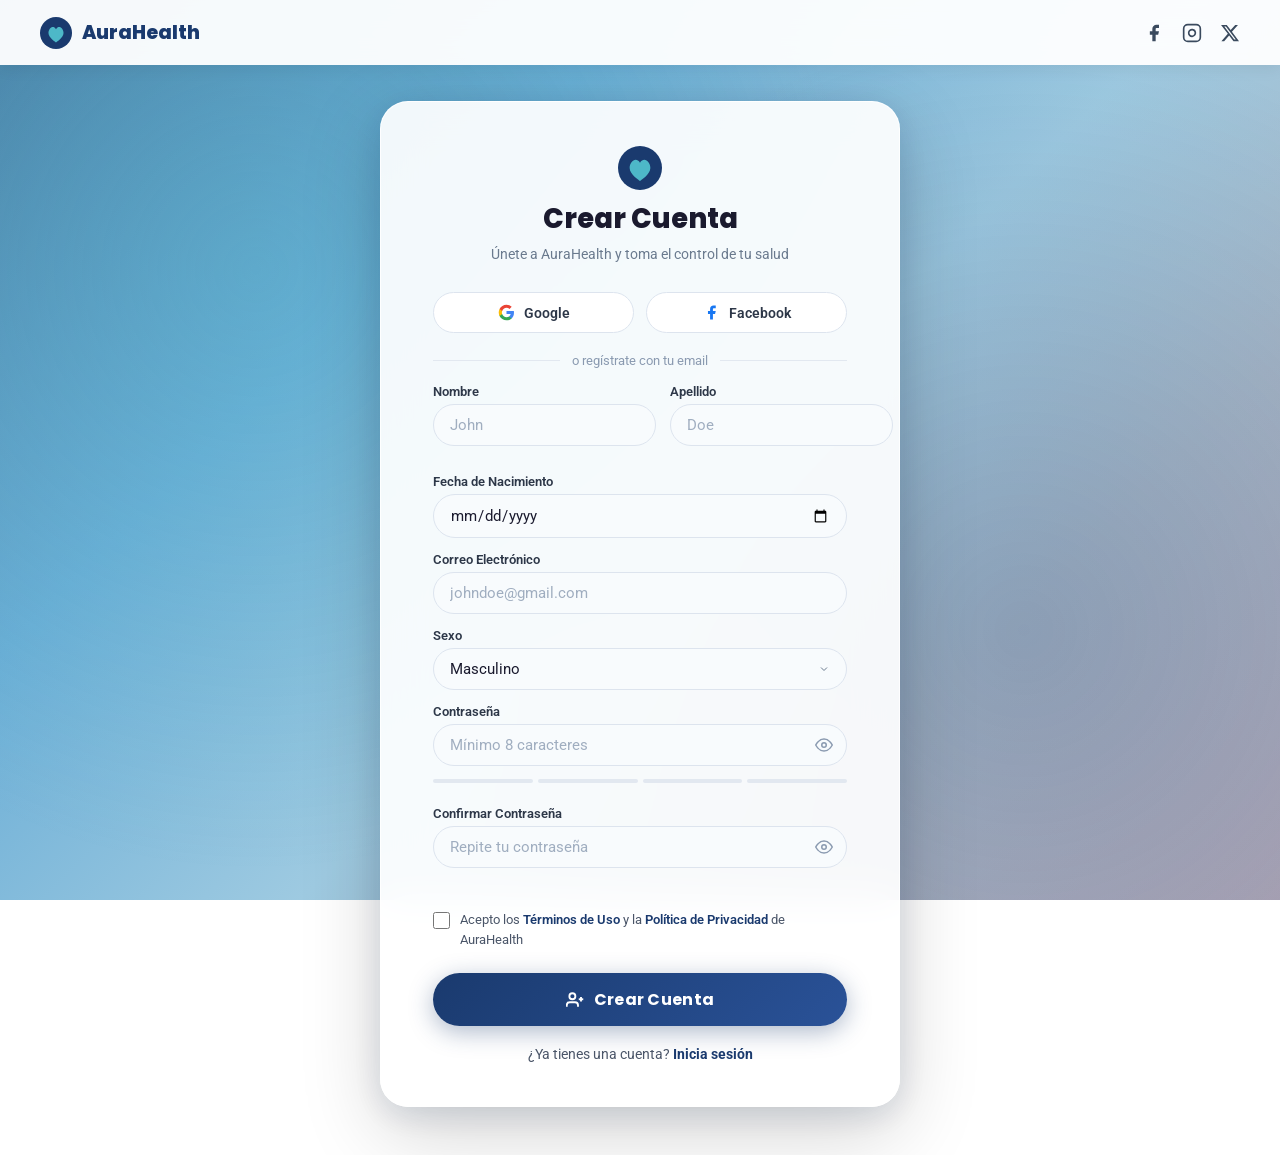
<file: register.html>
<!DOCTYPE html>
<html lang="es">
<head>
  <meta charset="UTF-8"/>
  <meta name="viewport" content="width=device-width, initial-scale=1.0"/>
  <title>AuraHealth – Crear Cuenta</title>
  <link href="https://fonts.googleapis.com/css2?family=Poppins:wght@400;600;700;800&family=Roboto:wght@300;400;500&display=swap" rel="stylesheet"/>
  <style>
    *, *::before, *::after { box-sizing: border-box; margin: 0; padding: 0; }
    html { scroll-behavior: smooth; }
    body {
      font-family: 'Roboto', sans-serif;
      min-height: 100vh;
      display: flex;
      flex-direction: column;
      background: linear-gradient(135deg, #4a7fa5 0%, #6baed6 30%, #9ecae1 55%, #a8b8c8 75%, #b0a8b8 100%);
      background-attachment: fixed;
    }
    a { text-decoration: none; color: inherit; }

    /* ── Animated background ── */
    body::before {
      content: '';
      position: fixed;
      inset: 0;
      background:
        radial-gradient(circle at 20% 30%, rgba(77,184,200,.25) 0%, transparent 50%),
        radial-gradient(circle at 80% 70%, rgba(26,58,110,.2) 0%, transparent 50%);
      pointer-events: none;
      animation: bgShift 8s ease-in-out infinite alternate;
    }
    @keyframes bgShift {
      from { opacity: .6; }
      to   { opacity: 1; }
    }

    /* ── NAVBAR ── */
    .navbar {
      background: rgba(255,255,255,.95);
      backdrop-filter: blur(12px);
      padding: 0 40px;
      height: 65px;
      display: flex;
      align-items: center;
      justify-content: space-between;
      box-shadow: 0 2px 16px rgba(0,0,0,.08);
      position: relative;
      z-index: 10;
    }
    .navbar-logo {
      display: flex;
      align-items: center;
      gap: 10px;
      font-family: 'Poppins', sans-serif;
      font-weight: 800;
      font-size: 1.2rem;
      color: #1a3a6e;
    }
    .navbar-logo svg { animation: logoPulse 3s ease-in-out infinite; }
    @keyframes logoPulse {
      0%,100% { filter: drop-shadow(0 0 0 rgba(77,184,200,0)); }
      50%      { filter: drop-shadow(0 0 6px rgba(77,184,200,.7)); }
    }
    .navbar-social {
      display: flex;
      align-items: center;
      gap: 18px;
    }
    .navbar-social a {
      color: #3a4a5e;
      display: flex;
      align-items: center;
      transition: color .2s;
    }
    .navbar-social a:hover { color: #1a3a6e; }

    /* ── MAIN ── */
    .register-main {
      flex: 1;
      display: flex;
      align-items: center;
      justify-content: center;
      padding: 36px 20px 48px;
      position: relative;
      z-index: 2;
    }

    /* ── CARD ── */
    .register-card {
      background: rgba(255,255,255,.92);
      backdrop-filter: blur(20px);
      -webkit-backdrop-filter: blur(20px);
      border: 1px solid rgba(255,255,255,.9);
      border-radius: 28px;
      padding: 44px 52px;
      width: 100%;
      max-width: 520px;
      box-shadow: 0 24px 80px rgba(0,0,0,.18), 0 8px 32px rgba(26,58,110,.12);
      animation: cardAppear .6s cubic-bezier(.34,1.56,.64,1) both;
    }
    @keyframes cardAppear {
      from { opacity: 0; transform: translateY(30px) scale(.96); }
      to   { opacity: 1; transform: translateY(0) scale(1); }
    }

    .card-logo {
      display: flex;
      justify-content: center;
      margin-bottom: 8px;
    }
    .card-logo svg { animation: logoPulse 3s ease-in-out infinite; }

    .register-card h2 {
      font-family: 'Poppins', sans-serif;
      font-size: 1.7rem;
      font-weight: 800;
      color: #1a1a2e;
      text-align: center;
      margin-bottom: 6px;
    }
    .register-card .subtitle {
      text-align: center;
      font-size: .85rem;
      color: #6a7a8e;
      margin-bottom: 30px;
    }

    /* Form grid */
    .form-row {
      display: grid;
      grid-template-columns: 1fr 1fr;
      gap: 14px;
      margin-bottom: 14px;
    }
    .form-group {
      display: flex;
      flex-direction: column;
      gap: 5px;
      margin-bottom: 14px;
    }
    .form-group:last-of-type { margin-bottom: 0; }
    .form-group label {
      font-size: .83rem;
      font-weight: 600;
      color: #2d3748;
    }
    .form-group input,
    .form-group select {
      padding: 11px 16px;
      border: 1.5px solid #dde4ee;
      border-radius: 50px;
      font-family: 'Roboto', sans-serif;
      font-size: .93rem;
      color: #1a1a2e;
      background: #f8fbfd;
      outline: none;
      transition: border-color .2s, background .2s, box-shadow .2s;
      -webkit-appearance: none;
      appearance: none;
    }
    .form-group input:focus,
    .form-group select:focus {
      border-color: #4db8c8;
      background: #fff;
      box-shadow: 0 0 0 3px rgba(77,184,200,.15);
    }
    .form-group input::placeholder { color: #a0aec0; }
    .form-group select {
      background-image: url("data:image/svg+xml,%3Csvg xmlns='http://www.w3.org/2000/svg' width='12' height='12' viewBox='0 0 24 24' fill='none' stroke='%236a7a8e' stroke-width='2'%3E%3Cpolyline points='6 9 12 15 18 9'/%3E%3C/svg%3E");
      background-repeat: no-repeat;
      background-position: right 16px center;
      padding-right: 40px;
      cursor: pointer;
    }

    /* Password field with toggle */
    .input-wrap {
      position: relative;
    }
    .input-wrap input {
      width: 100%;
      padding-right: 44px;
    }
    .toggle-pw {
      position: absolute;
      right: 14px; top: 50%;
      transform: translateY(-50%);
      background: none;
      border: none;
      cursor: pointer;
      color: #8a9ab0;
      display: flex;
      align-items: center;
      padding: 0;
      transition: color .2s;
    }
    .toggle-pw:hover { color: #1a3a6e; }

    /* Strength bar */
    .strength-bar {
      display: flex;
      gap: 5px;
      margin-top: 8px;
    }
    .strength-seg {
      flex: 1;
      height: 4px;
      border-radius: 2px;
      background: #e2e8f0;
      transition: background .3s;
    }
    .strength-label {
      font-size: .73rem;
      color: #8a9ab0;
      margin-top: 4px;
    }

    /* Match indicator */
    .match-hint {
      font-size: .73rem;
      margin-top: 5px;
      min-height: 16px;
      transition: color .2s;
    }
    .match-ok  { color: #22c55e; }
    .match-err { color: #ef4444; }

    .btn-register {
      width: 100%;
      padding: 14px;
      background: linear-gradient(135deg, #1a3a6e, #2a5298);
      color: #fff;
      border: none;
      border-radius: 50px;
      font-family: 'Poppins', sans-serif;
      font-size: 1rem;
      font-weight: 700;
      cursor: pointer;
      margin-top: 24px;
      letter-spacing: .3px;
      box-shadow: 0 6px 24px rgba(26,58,110,.35);
      transition: transform .2s, box-shadow .2s;
      display: flex;
      align-items: center;
      justify-content: center;
      gap: 10px;
    }
    .btn-register:hover {
      transform: translateY(-2px);
      box-shadow: 0 10px 32px rgba(26,58,110,.45);
    }
    .btn-register:active { transform: translateY(0); }

    .login-link {
      text-align: center;
      font-size: .88rem;
      color: #4a5568;
      margin-top: 20px;
    }
    .login-link a {
      color: #1a3a6e;
      font-weight: 700;
      transition: color .2s;
    }
    .login-link a:hover { color: #4db8c8; }

    /* Terms */
    .terms-check {
      display: flex;
      align-items: flex-start;
      gap: 10px;
      margin-top: 16px;
    }
    .terms-check input[type="checkbox"] {
      width: 17px; height: 17px;
      flex-shrink: 0;
      margin-top: 2px;
      accent-color: #1a3a6e;
      border-radius: 4px;
      border: none;
      border-radius: 0;
      padding: 0;
      cursor: pointer;
    }
    .terms-check label {
      font-size: .82rem;
      color: #4a5568;
      line-height: 1.5;
      cursor: pointer;
    }
    .terms-check a { color: #1a3a6e; font-weight: 600; }

    /* Divider */
    .or-divider {
      display: flex;
      align-items: center;
      gap: 12px;
      margin: 20px 0 16px;
    }
    .or-divider span { font-size: .82rem; color: #8a9ab0; white-space: nowrap; }
    .or-divider::before, .or-divider::after {
      content: ''; flex: 1; height: 1px; background: #e2e8f0;
    }

    .social-btns {
      display: flex;
      gap: 12px;
      margin-bottom: 6px;
    }
    .btn-social {
      flex: 1;
      display: flex;
      align-items: center;
      justify-content: center;
      gap: 9px;
      padding: 11px;
      border: 1.5px solid #dde4ee;
      border-radius: 50px;
      background: #fff;
      color: #2d3748;
      font-family: 'Roboto', sans-serif;
      font-size: .88rem;
      font-weight: 600;
      cursor: pointer;
      transition: all .2s;
    }
    .btn-social:hover {
      border-color: #4db8c8;
      background: #f0fbfc;
    }

    /* Steps indicator */
    .steps {
      display: flex;
      align-items: center;
      justify-content: center;
      gap: 8px;
      margin-bottom: 28px;
    }
    .step {
      width: 32px; height: 32px;
      border-radius: 50%;
      display: flex; align-items: center; justify-content: center;
      font-family: 'Poppins', sans-serif;
      font-size: .78rem;
      font-weight: 700;
      transition: all .3s;
    }
    .step.active {
      background: linear-gradient(135deg, #1a3a6e, #2a5298);
      color: #fff;
      box-shadow: 0 4px 12px rgba(26,58,110,.35);
    }
    .step.done {
      background: #4db8c8;
      color: #fff;
    }
    .step.pending {
      background: #e2e8f0;
      color: #8a9ab0;
    }
    .step-line { flex: 1; max-width: 32px; height: 2px; background: #e2e8f0; border-radius: 1px; }
    .step-line.done { background: #4db8c8; }

    @media (max-width: 560px) {
      .register-card { padding: 32px 24px; }
      .navbar { padding: 0 20px; }
      .form-row { grid-template-columns: 1fr; }
    }
  </style>
</head>
<body>

<!-- ── NAVBAR ── -->
<nav class="navbar">
  <a href="index.html" class="navbar-logo">
    <svg width="32" height="32" viewBox="0 0 34 34" fill="none">
      <circle cx="17" cy="17" r="17" fill="#1a3a6e"/>
      <path d="M9 17 C9 12, 14 8, 17 13 C20 8, 25 12, 25 17 C25 22, 17 27, 17 27 C17 27, 9 22, 9 17Z" fill="#4db8c8"/>
    </svg>
    AuraHealth
  </a>
  <div class="navbar-social">
    <a href="#" aria-label="Facebook">
      <svg width="20" height="20" viewBox="0 0 24 24" fill="currentColor">
        <path d="M18 2h-3a5 5 0 0 0-5 5v3H7v4h3v8h4v-8h3l1-4h-4V7a1 1 0 0 1 1-1h3z"/>
      </svg>
    </a>
    <a href="#" aria-label="Instagram">
      <svg width="20" height="20" viewBox="0 0 24 24" fill="none" stroke="currentColor" stroke-width="2">
        <rect x="2" y="2" width="20" height="20" rx="5" ry="5"/>
        <path d="M16 11.37A4 4 0 1 1 12.63 8 4 4 0 0 1 16 11.37z"/>
        <line x1="17.5" y1="6.5" x2="17.51" y2="6.5"/>
      </svg>
    </a>
    <a href="#" aria-label="X">
      <svg width="20" height="20" viewBox="0 0 24 24" fill="currentColor">
        <path d="M18.244 2.25h3.308l-7.227 8.26 8.502 11.24H16.17l-5.214-6.817L4.99 21.75H1.68l7.73-8.835L1.254 2.25H8.08l4.713 6.231zm-1.161 17.52h1.833L7.084 4.126H5.117z"/>
      </svg>
    </a>
  </div>
</nav>

<!-- ── MAIN ── -->
<main class="register-main">
  <div class="register-card">

    <!-- Logo -->
    <div class="card-logo">
      <svg width="44" height="44" viewBox="0 0 34 34" fill="none">
        <circle cx="17" cy="17" r="17" fill="#1a3a6e"/>
        <path d="M9 17 C9 12, 14 8, 17 13 C20 8, 25 12, 25 17 C25 22, 17 27, 17 27 C17 27, 9 22, 9 17Z" fill="#4db8c8"/>
      </svg>
    </div>

    <h2>Crear Cuenta</h2>
    <p class="subtitle">Únete a AuraHealth y toma el control de tu salud</p>

    <!-- OAuth (rápido) -->
    <div class="social-btns">
      <button class="btn-social">
        <svg width="17" height="17" viewBox="0 0 24 24">
          <path d="M22.56 12.25c0-.78-.07-1.53-.2-2.25H12v4.26h5.92c-.26 1.37-1.04 2.53-2.21 3.31v2.77h3.57c2.08-1.92 3.28-4.74 3.28-8.09z" fill="#4285F4"/>
          <path d="M12 23c2.97 0 5.46-.98 7.28-2.66l-3.57-2.77c-.98.66-2.23 1.06-3.71 1.06-2.86 0-5.29-1.93-6.16-4.53H2.18v2.84C3.99 20.53 7.7 23 12 23z" fill="#34A853"/>
          <path d="M5.84 14.09c-.22-.66-.35-1.36-.35-2.09s.13-1.43.35-2.09V7.07H2.18C1.43 8.55 1 10.22 1 12s.43 3.45 1.18 4.93l2.85-2.22.81-.62z" fill="#FBBC05"/>
          <path d="M12 5.38c1.62 0 3.06.56 4.21 1.64l3.15-3.15C17.45 2.09 14.97 1 12 1 7.7 1 3.99 3.47 2.18 7.07l3.66 2.84c.87-2.6 3.3-4.53 6.16-4.53z" fill="#EA4335"/>
        </svg>
        Google
      </button>
      <button class="btn-social">
        <svg width="17" height="17" viewBox="0 0 24 24" fill="#1877F2">
          <path d="M18 2h-3a5 5 0 0 0-5 5v3H7v4h3v8h4v-8h3l1-4h-4V7a1 1 0 0 1 1-1h3z"/>
        </svg>
        Facebook
      </button>
    </div>

    <div class="or-divider"><span>o regístrate con tu email</span></div>

    <!-- Form -->
    <form id="registerForm" novalidate>

      <!-- Nombre + Apellido -->
      <div class="form-row">
        <div class="form-group">
          <label for="nombre">Nombre</label>
          <input type="text" id="nombre" placeholder="John" autocomplete="given-name" required/>
        </div>
        <div class="form-group">
          <label for="apellido">Apellido</label>
          <input type="text" id="apellido" placeholder="Doe" autocomplete="family-name" required/>
        </div>
      </div>

      <!-- Fecha de Nacimiento -->
      <div class="form-group">
        <label for="fechaNac">Fecha de Nacimiento</label>
        <input type="date" id="fechaNac" required/>
      </div>

      <!-- Correo -->
      <div class="form-group">
        <label for="email">Correo Electrónico</label>
        <input type="email" id="email" placeholder="johndoe@gmail.com" autocomplete="email" required/>
      </div>

      <!-- Sexo -->
      <div class="form-group">
        <label for="sexo">Sexo</label>
        <select id="sexo" required>
          <option value="masculino">Masculino</option>
          <option value="femenino">Femenino</option>
          <option value="otro">Prefiero no decirlo</option>
        </select>
      </div>

      <!-- Contraseña -->
      <div class="form-group">
        <label for="password">Contraseña</label>
        <div class="input-wrap">
          <input type="password" id="password" placeholder="Mínimo 8 caracteres" autocomplete="new-password" required/>
          <button type="button" class="toggle-pw" id="togglePw" aria-label="Mostrar contraseña">
            <svg id="eyeIcon" width="18" height="18" viewBox="0 0 24 24" fill="none" stroke="currentColor" stroke-width="2">
              <path d="M1 12s4-8 11-8 11 8 11 8-4 8-11 8-11-8-11-8z"/>
              <circle cx="12" cy="12" r="3"/>
            </svg>
          </button>
        </div>
        <div class="strength-bar" id="strengthBar">
          <div class="strength-seg" id="s1"></div>
          <div class="strength-seg" id="s2"></div>
          <div class="strength-seg" id="s3"></div>
          <div class="strength-seg" id="s4"></div>
        </div>
        <div class="strength-label" id="strengthLabel"></div>
      </div>

      <!-- Confirmar Contraseña -->
      <div class="form-group">
        <label for="confirmPw">Confirmar Contraseña</label>
        <div class="input-wrap">
          <input type="password" id="confirmPw" placeholder="Repite tu contraseña" autocomplete="new-password" required/>
          <button type="button" class="toggle-pw" id="toggleConfirm" aria-label="Mostrar contraseña">
            <svg width="18" height="18" viewBox="0 0 24 24" fill="none" stroke="currentColor" stroke-width="2">
              <path d="M1 12s4-8 11-8 11 8 11 8-4 8-11 8-11-8-11-8z"/>
              <circle cx="12" cy="12" r="3"/>
            </svg>
          </button>
        </div>
        <div class="match-hint" id="matchHint"></div>
      </div>

      <!-- Términos -->
      <div class="terms-check">
        <input type="checkbox" id="terms" required/>
        <label for="terms">
          Acepto los <a href="#">Términos de Uso</a> y la
          <a href="#">Política de Privacidad</a> de AuraHealth
        </label>
      </div>

      <button type="submit" class="btn-register">
        <svg width="18" height="18" viewBox="0 0 24 24" fill="none" stroke="#fff" stroke-width="2.5">
          <path d="M16 21v-2a4 4 0 0 0-4-4H5a4 4 0 0 0-4 4v2"/>
          <circle cx="8.5" cy="7" r="4"/>
          <line x1="20" y1="8" x2="20" y2="14"/>
          <line x1="23" y1="11" x2="17" y2="11"/>
        </svg>
        Crear Cuenta
      </button>
    </form>

    <p class="login-link">
      ¿Ya tienes una cuenta? <a href="login.html">Inicia sesión</a>
    </p>
  </div>
</main>

<script>
  /* ── Toggle password visibility ── */
  function makeToggle(btnId, inputId) {
    document.getElementById(btnId).addEventListener('click', function () {
      const input = document.getElementById(inputId);
      const isText = input.type === 'text';
      input.type = isText ? 'password' : 'text';
      this.querySelector('svg').innerHTML = isText
        ? '<path d="M1 12s4-8 11-8 11 8 11 8-4 8-11 8-11-8-11-8z"/><circle cx="12" cy="12" r="3"/>'
        : '<path d="M17.94 17.94A10.07 10.07 0 0 1 12 20c-7 0-11-8-11-8a18.45 18.45 0 0 1 5.06-5.94M9.9 4.24A9.12 9.12 0 0 1 12 4c7 0 11 8 11 8a18.5 18.5 0 0 1-2.16 3.19m-6.72-1.07a3 3 0 1 1-4.24-4.24"/><line x1="1" y1="1" x2="23" y2="23"/>';
    });
  }
  makeToggle('togglePw', 'password');
  makeToggle('toggleConfirm', 'confirmPw');

  /* ── Password strength ── */
  const colors = ['#ef4444','#f97316','#eab308','#22c55e'];
  const labels = ['Muy débil','Débil','Moderada','Fuerte'];
  document.getElementById('password').addEventListener('input', function () {
    const v = this.value;
    let score = 0;
    if (v.length >= 8)  score++;
    if (/[A-Z]/.test(v)) score++;
    if (/[0-9]/.test(v)) score++;
    if (/[^A-Za-z0-9]/.test(v)) score++;
    for (let i = 1; i <= 4; i++) {
      const seg = document.getElementById('s' + i);
      seg.style.background = i <= score ? colors[score - 1] : '#e2e8f0';
    }
    document.getElementById('strengthLabel').textContent = v ? 'Fortaleza: ' + (labels[score - 1] || 'Muy débil') : '';
    document.getElementById('strengthLabel').style.color = v ? colors[score - 1] : '#8a9ab0';
    checkMatch();
  });

  /* ── Password match ── */
  function checkMatch() {
    const pw = document.getElementById('password').value;
    const cp = document.getElementById('confirmPw').value;
    const hint = document.getElementById('matchHint');
    if (!cp) { hint.textContent = ''; return; }
    if (pw === cp) {
      hint.textContent = '✓ Las contraseñas coinciden';
      hint.className = 'match-hint match-ok';
    } else {
      hint.textContent = '✗ Las contraseñas no coinciden';
      hint.className = 'match-hint match-err';
    }
  }
  document.getElementById('confirmPw').addEventListener('input', checkMatch);

  /* ── Form submit ── */
  document.getElementById('registerForm').addEventListener('submit', function (e) {
    e.preventDefault();
    const pw  = document.getElementById('password').value;
    const cp  = document.getElementById('confirmPw').value;
    const terms = document.getElementById('terms').checked;

    if (pw !== cp) {
      document.getElementById('matchHint').textContent = '✗ Las contraseñas no coinciden';
      document.getElementById('matchHint').className = 'match-hint match-err';
      document.getElementById('confirmPw').focus();
      return;
    }
    if (!terms) {
      alert('Debes aceptar los términos y condiciones para continuar.');
      return;
    }
    // Simulate success → redirect to dashboard
    const btn = this.querySelector('.btn-register');
    btn.textContent = '¡Cuenta creada! Redirigiendo...';
    btn.style.background = 'linear-gradient(135deg,#22c55e,#16a34a)';
    setTimeout(() => location.href = 'dashboard.html', 1500);
  });
</script>
</body>
</html>
</file>
<file: css/style.css>
/* ==========================================
   AURAHEALTH – Main Stylesheet
   ========================================== */

@import url('https://fonts.googleapis.com/css2?family=Poppins:wght@400;600;700;800&family=Roboto:wght@300;400;500&display=swap');

/* ── CSS Variables ───────────────────────── */
:root {
  --bg:        #f0fbfc;
  --surface:   #ffffff;
  --turquoise: #4db8c8;
  --turquoise-light: #d4f1f5;
  --blue-dark: #1a3a6e;
  --blue-mid:  #2155a3;
  --text:      #1a1a2e;
  --text-muted:#5a6478;
  --border:    #c8e8ed;
  --shadow:    0 4px 20px rgba(26,58,110,.10);
  --radius:    14px;
  --radius-sm: 8px;
  --font-size: 16px;
  --transition: .25s ease;
}

/* ── Dark Mode ───────────────────────────── */
body.dark {
  --bg:        #0f1923;
  --surface:   #1a2535;
  --turquoise: #38a8b8;
  --turquoise-light: #1a3040;
  --blue-dark: #4a8fd4;
  --blue-mid:  #6aabf7;
  --text:      #e8f4f8;
  --text-muted:#8baabf;
  --border:    #2a3d50;
  --shadow:    0 4px 20px rgba(0,0,0,.35);
}

/* ── Reset & Base ────────────────────────── */
*, *::before, *::after { box-sizing: border-box; margin: 0; padding: 0; }

html { font-size: var(--font-size); scroll-behavior: smooth; }

body {
  font-family: 'Roboto', sans-serif;
  background: var(--bg);
  color: var(--text);
  min-height: 100vh;
  transition: background var(--transition), color var(--transition);
}

h1,h2,h3,h4 { font-family: 'Poppins', sans-serif; }

a { text-decoration: none; color: inherit; }

img { display: block; max-width: 100%; }

/* ── Scrollbar ───────────────────────────── */
::-webkit-scrollbar { width: 6px; }
::-webkit-scrollbar-track { background: var(--bg); }
::-webkit-scrollbar-thumb { background: var(--turquoise); border-radius: 3px; }

/* ==========================================
   LAYOUT WRAPPER
   ========================================== */
.app-wrapper {
  display: flex;
  min-height: 100vh;
}

/* ── Sidebar (desktop) ───────────────────── */
.sidebar {
  width: 240px;
  background: var(--surface);
  border-right: 1px solid var(--border);
  display: flex;
  flex-direction: column;
  position: fixed;
  top: 0; left: 0; bottom: 0;
  z-index: 100;
  transition: transform var(--transition), background var(--transition);
  box-shadow: 2px 0 16px rgba(26,58,110,.06);
}

.sidebar-logo {
  padding: 24px 20px 16px;
  display: flex;
  align-items: center;
  gap: 10px;
  border-bottom: 1px solid var(--border);
}

.sidebar-logo svg { flex-shrink: 0; }

.sidebar-logo span {
  font-family: 'Poppins', sans-serif;
  font-weight: 800;
  font-size: 1.25rem;
  color: var(--blue-dark);
}

.sidebar-nav {
  flex: 1;
  padding: 16px 12px;
  display: flex;
  flex-direction: column;
  gap: 4px;
  overflow-y: auto;
}

.nav-item {
  display: flex;
  align-items: center;
  gap: 12px;
  padding: 11px 14px;
  border-radius: var(--radius-sm);
  font-weight: 500;
  font-size: .95rem;
  color: var(--text-muted);
  cursor: pointer;
  transition: all var(--transition);
}

.nav-item:hover {
  background: var(--turquoise-light);
  color: var(--blue-dark);
}

.nav-item.active {
  background: var(--blue-dark);
  color: #fff;
}

.nav-item.active svg path,
.nav-item.active svg circle,
.nav-item.active svg rect { stroke: #fff; }

.nav-item svg { width: 20px; height: 20px; flex-shrink: 0; }

.nav-divider {
  height: 1px;
  background: var(--border);
  margin: 8px 0;
}

.sidebar-footer {
  padding: 16px 12px;
  border-top: 1px solid var(--border);
  display: flex;
  flex-direction: column;
  gap: 4px;
}

/* ── Main Content ────────────────────────── */
.main-content {
  flex: 1;
  margin-left: 240px;
  display: flex;
  flex-direction: column;
  min-height: 100vh;
}

/* ── Top Bar ─────────────────────────────── */
.topbar {
  background: var(--surface);
  border-bottom: 1px solid var(--border);
  padding: 0 28px;
  height: 64px;
  display: flex;
  align-items: center;
  justify-content: space-between;
  position: sticky;
  top: 0;
  z-index: 50;
  transition: background var(--transition);
}

.topbar-left { display: flex; align-items: center; gap: 14px; }

.topbar-left h1 {
  font-size: 1.3rem;
  font-weight: 700;
  color: var(--blue-dark);
}

.search-bar {
  display: flex;
  align-items: center;
  gap: 8px;
  background: var(--bg);
  border: 1px solid var(--border);
  border-radius: 24px;
  padding: 7px 16px;
  width: 220px;
  transition: border-color var(--transition);
}

.search-bar:focus-within { border-color: var(--turquoise); }

.search-bar input {
  border: none;
  background: transparent;
  font-family: 'Roboto', sans-serif;
  font-size: .9rem;
  color: var(--text);
  outline: none;
  width: 100%;
}

.search-bar input::placeholder { color: var(--text-muted); }

.topbar-right { display: flex; align-items: center; gap: 14px; }

/* ── Icon Button ─────────────────────────── */
.icon-btn {
  width: 40px; height: 40px;
  border-radius: 50%;
  border: 1px solid var(--border);
  background: var(--surface);
  display: flex; align-items: center; justify-content: center;
  cursor: pointer;
  color: var(--text-muted);
  transition: all var(--transition);
  position: relative;
}

.icon-btn:hover { background: var(--turquoise-light); color: var(--blue-dark); border-color: var(--turquoise); }

.badge {
  position: absolute;
  top: 6px; right: 6px;
  width: 9px; height: 9px;
  background: #f05454;
  border-radius: 50%;
  border: 2px solid var(--surface);
}

/* ── Avatar ──────────────────────────────── */
.avatar {
  width: 38px; height: 38px;
  border-radius: 50%;
  background: linear-gradient(135deg, var(--turquoise), var(--blue-dark));
  display: flex; align-items: center; justify-content: center;
  color: #fff;
  font-weight: 700;
  font-size: .9rem;
  cursor: pointer;
  border: 2px solid var(--border);
}

/* ── Page Body ───────────────────────────── */
.page-body {
  flex: 1;
  padding: 28px;
  overflow-y: auto;
}

/* ==========================================
   BUTTON SYSTEM
   ========================================== */
.btn {
  display: inline-flex;
  align-items: center;
  gap: 8px;
  padding: 10px 20px;
  border-radius: var(--radius-sm);
  font-family: 'Roboto', sans-serif;
  font-weight: 500;
  font-size: .9rem;
  cursor: pointer;
  border: 2px solid transparent;
  transition: all var(--transition);
}

.btn-primary {
  background: var(--blue-dark);
  color: #fff;
  border-color: var(--blue-dark);
}
.btn-primary:hover { background: var(--blue-mid); border-color: var(--blue-mid); }

.btn-outline {
  background: transparent;
  color: var(--blue-dark);
  border-color: var(--blue-dark);
}
.btn-outline:hover { background: var(--blue-dark); color: #fff; }

.btn-teal {
  background: var(--turquoise);
  color: #fff;
  border-color: var(--turquoise);
}
.btn-teal:hover { filter: brightness(1.1); }

.btn-sm { padding: 7px 14px; font-size: .82rem; }
.btn-lg { padding: 13px 28px; font-size: 1rem; }

/* ==========================================
   CARD
   ========================================== */
.card {
  background: var(--surface);
  border: 1px solid var(--border);
  border-radius: var(--radius);
  padding: 22px;
  box-shadow: var(--shadow);
  transition: background var(--transition), box-shadow var(--transition);
}

.card:hover { box-shadow: 0 6px 28px rgba(26,58,110,.14); }

.card-title {
  font-size: 1rem;
  font-weight: 700;
  color: var(--blue-dark);
  margin-bottom: 16px;
  display: flex;
  align-items: center;
  gap: 8px;
}

/* ==========================================
   GRID HELPERS
   ========================================== */
.grid-2 { display: grid; grid-template-columns: repeat(2, 1fr); gap: 20px; }
.grid-3 { display: grid; grid-template-columns: repeat(3, 1fr); gap: 20px; }
.grid-4 { display: grid; grid-template-columns: repeat(4, 1fr); gap: 20px; }

/* ==========================================
   STAT CARDS (Dashboard)
   ========================================== */
.stat-card {
  background: var(--surface);
  border: 1px solid var(--border);
  border-radius: var(--radius);
  padding: 20px;
  display: flex;
  align-items: center;
  gap: 16px;
  box-shadow: var(--shadow);
  transition: all var(--transition);
}
.stat-card:hover { transform: translateY(-2px); box-shadow: 0 8px 32px rgba(26,58,110,.14); }

.stat-icon {
  width: 52px; height: 52px;
  border-radius: 12px;
  display: flex; align-items: center; justify-content: center;
  flex-shrink: 0;
}

.stat-icon.teal   { background: #d4f1f5; color: var(--turquoise); }
.stat-icon.blue   { background: #dce8fb; color: var(--blue-mid); }
.stat-icon.green  { background: #d4f4e4; color: #22b573; }
.stat-icon.orange { background: #fde8d4; color: #f07030; }

.stat-label { font-size: .8rem; color: var(--text-muted); margin-bottom: 4px; }
.stat-value { font-family: 'Poppins', sans-serif; font-size: 1.5rem; font-weight: 700; color: var(--text); }
.stat-sub   { font-size: .78rem; color: var(--text-muted); margin-top: 2px; }

/* ==========================================
   DONUT CHART
   ========================================== */
.donut-wrap {
  position: relative;
  width: 160px; height: 160px;
  flex-shrink: 0;
}

.donut-wrap svg { transform: rotate(-90deg); }

.donut-center {
  position: absolute;
  top: 50%; left: 50%;
  transform: translate(-50%, -50%);
  text-align: center;
}

.donut-pct {
  font-family: 'Poppins', sans-serif;
  font-size: 1.6rem;
  font-weight: 800;
  color: var(--blue-dark);
  line-height: 1;
}

.donut-label { font-size: .7rem; color: var(--text-muted); }

/* ==========================================
   PROGRESS BAR
   ========================================== */
.progress-bar-wrap { display: flex; flex-direction: column; gap: 10px; flex: 1; }

.progress-item { display: flex; flex-direction: column; gap: 5px; }

.progress-header {
  display: flex; justify-content: space-between;
  font-size: .85rem;
  color: var(--text);
}

.progress-track {
  height: 8px;
  background: var(--turquoise-light);
  border-radius: 4px;
  overflow: hidden;
}

.progress-fill {
  height: 100%;
  border-radius: 4px;
  background: linear-gradient(90deg, var(--turquoise), var(--blue-mid));
  transition: width 1s ease;
}

/* ==========================================
   REMINDER / CALENDAR
   ========================================== */
.reminder-list { display: flex; flex-direction: column; gap: 12px; }

.reminder-item {
  display: flex;
  align-items: flex-start;
  gap: 14px;
  padding: 14px 16px;
  border-radius: var(--radius-sm);
  background: var(--bg);
  border: 1px solid var(--border);
  transition: all var(--transition);
}

.reminder-item:hover { border-color: var(--turquoise); }

.reminder-item.done {
  opacity: .55;
  background: var(--turquoise-light);
}

.reminder-item.done .reminder-name { text-decoration: line-through; }

.reminder-check {
  width: 22px; height: 22px;
  border: 2px solid var(--blue-dark);
  border-radius: 6px;
  cursor: pointer;
  display: flex; align-items: center; justify-content: center;
  flex-shrink: 0;
  margin-top: 1px;
  transition: all var(--transition);
  background: transparent;
}

.reminder-check.checked { background: var(--blue-dark); }
.reminder-check.checked svg { display: block; }
.reminder-check svg { display: none; }

.reminder-info { flex: 1; }
.reminder-name { font-weight: 600; font-size: .95rem; color: var(--text); }
.reminder-time {
  display: inline-block;
  margin-top: 4px;
  padding: 3px 10px;
  background: var(--blue-dark);
  color: #fff;
  border-radius: 20px;
  font-size: .78rem;
}

.reminder-tag {
  padding: 3px 10px;
  border-radius: 20px;
  font-size: .78rem;
  font-weight: 500;
}
.tag-medical { background: #dce8fb; color: var(--blue-mid); }
.tag-medicine { background: #d4f4e4; color: #22b573; }
.tag-exam     { background: #fde8d4; color: #f07030; }
.tag-vaccine  { background: #ede4fb; color: #8844e0; }

/* ==========================================
   CALENDAR
   ========================================== */
.calendar-wrap {
  background: var(--blue-dark);
  border-radius: var(--radius);
  padding: 24px;
  color: #fff;
  user-select: none;
}

.cal-header {
  display: flex;
  align-items: center;
  justify-content: space-between;
  margin-bottom: 20px;
}

.cal-header h3 { font-size: 1.1rem; font-weight: 700; }

.cal-nav {
  width: 32px; height: 32px;
  border: 1px solid rgba(255,255,255,.3);
  border-radius: 8px;
  background: transparent;
  color: #fff;
  cursor: pointer;
  display: flex; align-items: center; justify-content: center;
  transition: background var(--transition);
}
.cal-nav:hover { background: rgba(255,255,255,.15); }

.cal-days-header {
  display: grid;
  grid-template-columns: repeat(7, 1fr);
  text-align: center;
  font-size: .78rem;
  font-weight: 600;
  opacity: .65;
  margin-bottom: 10px;
}

.cal-grid {
  display: grid;
  grid-template-columns: repeat(7, 1fr);
  gap: 4px;
}

.cal-day {
  aspect-ratio: 1;
  display: flex; align-items: center; justify-content: center;
  border-radius: 8px;
  font-size: .88rem;
  cursor: pointer;
  transition: background var(--transition);
}
.cal-day:hover { background: rgba(255,255,255,.15); }
.cal-day.today { background: var(--turquoise); font-weight: 700; }
.cal-day.has-event { position: relative; }
.cal-day.has-event::after {
  content: '';
  position: absolute;
  bottom: 4px;
  width: 4px; height: 4px;
  background: #fff;
  border-radius: 50%;
}
.cal-day.empty { cursor: default; opacity: .3; }
.cal-day.selected { background: rgba(255,255,255,.25); font-weight: 700; }

/* ==========================================
   RECOMMENDATION CARDS
   ========================================== */
.rec-grid {
  display: grid;
  grid-template-columns: repeat(auto-fill, minmax(230px, 1fr));
  gap: 20px;
}

.rec-card {
  background: var(--surface);
  border: 1px solid var(--border);
  border-radius: var(--radius);
  overflow: hidden;
  cursor: pointer;
  transition: all var(--transition);
  box-shadow: var(--shadow);
}

.rec-card:hover { transform: translateY(-4px); box-shadow: 0 10px 36px rgba(26,58,110,.16); }

.rec-card-img {
  width: 100%;
  height: 140px;
  object-fit: cover;
  background: linear-gradient(135deg, var(--turquoise-light), var(--border));
  display: flex; align-items: center; justify-content: center;
  color: var(--turquoise);
  font-size: 2.5rem;
}

.rec-card-body { padding: 14px; }

.rec-tag {
  display: inline-block;
  padding: 2px 9px;
  border-radius: 12px;
  font-size: .72rem;
  font-weight: 600;
  margin-bottom: 8px;
}

.rec-tag.nutricion  { background: #d4f4e4; color: #22b573; }
.rec-tag.prevencion { background: #dce8fb; color: var(--blue-mid); }
.rec-tag.ejercicio  { background: #fde8d4; color: #f07030; }
.rec-tag.mental     { background: #ede4fb; color: #8844e0; }

.rec-card-title { font-size: .92rem; font-weight: 700; color: var(--text); line-height: 1.35; margin-bottom: 6px; }
.rec-card-desc  { font-size: .8rem; color: var(--text-muted); line-height: 1.5; }

/* Health Tips Section */
.health-tip {
  background: linear-gradient(135deg, var(--blue-dark) 0%, var(--blue-mid) 100%);
  border-radius: var(--radius);
  padding: 20px 24px;
  color: #fff;
  margin-bottom: 24px;
  display: flex;
  align-items: center;
  justify-content: space-between;
  gap: 20px;
}

.health-tip-text h3 { font-size: 1rem; font-weight: 700; margin-bottom: 8px; }
.health-tip-text ul { padding-left: 18px; font-size: .88rem; opacity: .9; display: flex; flex-direction: column; gap: 5px; }

/* ==========================================
   PROFILE
   ========================================== */
.profile-hero {
  background: linear-gradient(135deg, var(--blue-dark), var(--turquoise));
  border-radius: var(--radius);
  padding: 32px;
  color: #fff;
  display: flex;
  align-items: center;
  gap: 24px;
  margin-bottom: 24px;
}

.profile-avatar-lg {
  width: 90px; height: 90px;
  border-radius: 50%;
  background: rgba(255,255,255,.25);
  display: flex; align-items: center; justify-content: center;
  font-family: 'Poppins', sans-serif;
  font-size: 2rem;
  font-weight: 800;
  border: 3px solid rgba(255,255,255,.5);
  flex-shrink: 0;
}

.profile-info h2 { font-size: 1.4rem; font-weight: 700; margin-bottom: 4px; }
.profile-info p  { opacity: .85; font-size: .9rem; }

.profile-stats {
  display: flex;
  gap: 24px;
  margin-top: 16px;
}

.profile-stat { text-align: center; }
.profile-stat .val { font-family: 'Poppins', sans-serif; font-size: 1.4rem; font-weight: 700; }
.profile-stat .lbl { font-size: .75rem; opacity: .75; }

.form-group { display: flex; flex-direction: column; gap: 6px; margin-bottom: 16px; }
.form-group label { font-size: .85rem; font-weight: 600; color: var(--text-muted); }
.form-group input, .form-group select, .form-group textarea {
  padding: 10px 14px;
  border: 1.5px solid var(--border);
  border-radius: var(--radius-sm);
  background: var(--bg);
  color: var(--text);
  font-family: 'Roboto', sans-serif;
  font-size: .9rem;
  outline: none;
  transition: border-color var(--transition), background var(--transition);
}
.form-group input:focus, .form-group select:focus, .form-group textarea:focus {
  border-color: var(--turquoise);
}

/* ==========================================
   AURABOT (Floating Chatbot)
   ========================================== */
.aurabot-fab {
  position: fixed;
  bottom: 28px;
  right: 28px;
  width: 60px; height: 60px;
  border-radius: 50%;
  background: linear-gradient(135deg, var(--turquoise), var(--blue-dark));
  color: #fff;
  border: none;
  cursor: pointer;
  display: flex; align-items: center; justify-content: center;
  box-shadow: 0 6px 24px rgba(26,58,110,.35);
  z-index: 200;
  transition: transform var(--transition), box-shadow var(--transition);
}

.aurabot-fab:hover { transform: scale(1.1); box-shadow: 0 10px 36px rgba(26,58,110,.5); }

.aurabot-window {
  position: fixed;
  bottom: 100px;
  right: 28px;
  width: 340px;
  max-height: 480px;
  background: var(--surface);
  border: 1px solid var(--border);
  border-radius: var(--radius);
  box-shadow: 0 16px 48px rgba(0,0,0,.18);
  z-index: 200;
  display: flex;
  flex-direction: column;
  overflow: hidden;
  transform: scale(0);
  transform-origin: bottom right;
  transition: transform .2s cubic-bezier(.4,0,.2,1), opacity .2s;
  opacity: 0;
}

.aurabot-window.open { transform: scale(1); opacity: 1; }

.bot-header {
  background: linear-gradient(90deg, var(--blue-dark), var(--turquoise));
  padding: 14px 18px;
  color: #fff;
  display: flex;
  align-items: center;
  gap: 10px;
}

.bot-dot {
  width: 8px; height: 8px;
  background: #4eff91;
  border-radius: 50%;
  animation: pulse 1.5s infinite;
}

@keyframes pulse { 0%,100%{opacity:1} 50%{opacity:.4} }

.bot-header h4 { font-size: 1rem; font-weight: 700; flex: 1; }

.bot-close {
  background: transparent;
  border: none;
  color: #fff;
  cursor: pointer;
  font-size: 1.2rem;
  line-height: 1;
  opacity: .8;
}
.bot-close:hover { opacity: 1; }

.bot-messages {
  flex: 1;
  overflow-y: auto;
  padding: 16px;
  display: flex;
  flex-direction: column;
  gap: 12px;
}

.msg {
  max-width: 82%;
  padding: 10px 14px;
  border-radius: 14px;
  font-size: .86rem;
  line-height: 1.5;
}

.msg.bot {
  background: var(--turquoise-light);
  color: var(--text);
  border-bottom-left-radius: 4px;
  align-self: flex-start;
}

.msg.user {
  background: var(--blue-dark);
  color: #fff;
  border-bottom-right-radius: 4px;
  align-self: flex-end;
}

.bot-suggestions {
  padding: 8px 16px;
  display: flex;
  gap: 8px;
  flex-wrap: wrap;
  border-top: 1px solid var(--border);
}

.sug-chip {
  padding: 5px 12px;
  border-radius: 16px;
  border: 1px solid var(--turquoise);
  color: var(--turquoise);
  background: transparent;
  font-size: .78rem;
  cursor: pointer;
  transition: all var(--transition);
  font-family: 'Roboto', sans-serif;
}
.sug-chip:hover { background: var(--turquoise); color: #fff; }

.bot-input-row {
  display: flex;
  align-items: center;
  gap: 8px;
  padding: 12px 16px;
  border-top: 1px solid var(--border);
}

.bot-input-row input {
  flex: 1;
  border: 1.5px solid var(--border);
  border-radius: 24px;
  padding: 9px 14px;
  font-family: 'Roboto', sans-serif;
  font-size: .88rem;
  background: var(--bg);
  color: var(--text);
  outline: none;
  transition: border-color var(--transition);
}
.bot-input-row input:focus { border-color: var(--turquoise); }

.bot-send {
  width: 38px; height: 38px;
  background: var(--blue-dark);
  border: none;
  border-radius: 50%;
  color: #fff;
  cursor: pointer;
  display: flex; align-items: center; justify-content: center;
  transition: background var(--transition);
  flex-shrink: 0;
}
.bot-send:hover { background: var(--turquoise); }

/* ==========================================
   ACCESSIBILITY CONTROLS
   ========================================== */
.a11y-bar {
  display: flex;
  align-items: center;
  gap: 10px;
  padding: 8px 16px;
  background: var(--surface);
  border: 1px solid var(--border);
  border-radius: var(--radius-sm);
}

.a11y-btn {
  width: 34px; height: 34px;
  border-radius: 8px;
  border: 1.5px solid var(--border);
  background: var(--bg);
  color: var(--text);
  cursor: pointer;
  display: flex; align-items: center; justify-content: center;
  font-weight: 700;
  font-size: .9rem;
  transition: all var(--transition);
}
.a11y-btn:hover { background: var(--turquoise-light); border-color: var(--turquoise); }

.toggle-dark {
  width: 44px; height: 24px;
  border-radius: 12px;
  background: var(--border);
  position: relative;
  cursor: pointer;
  border: none;
  transition: background var(--transition);
  flex-shrink: 0;
}
.toggle-dark::after {
  content: '';
  position: absolute;
  top: 3px; left: 3px;
  width: 18px; height: 18px;
  border-radius: 50%;
  background: #fff;
  transition: left var(--transition);
}
.toggle-dark.on { background: var(--blue-dark); }
.toggle-dark.on::after { left: 23px; }

/* ==========================================
   MOBILE NAV (bottom bar)
   ========================================== */
.mobile-nav {
  display: none;
  position: fixed;
  bottom: 0; left: 0; right: 0;
  background: var(--surface);
  border-top: 1px solid var(--border);
  padding: 8px 0 max(8px, env(safe-area-inset-bottom));
  z-index: 100;
  box-shadow: 0 -4px 20px rgba(26,58,110,.08);
}

.mobile-nav-inner {
  display: flex;
  justify-content: space-around;
}

.mobile-nav-item {
  display: flex;
  flex-direction: column;
  align-items: center;
  gap: 3px;
  padding: 6px 14px;
  border-radius: 10px;
  cursor: pointer;
  color: var(--text-muted);
  font-size: .7rem;
  font-weight: 500;
  transition: color var(--transition);
}

.mobile-nav-item.active { color: var(--blue-dark); }
.mobile-nav-item.active svg path,
.mobile-nav-item.active svg circle { stroke: var(--blue-dark); }

/* ==========================================
   HAMBURGER (mobile)
   ========================================== */
.hamburger {
  display: none;
  flex-direction: column;
  gap: 5px;
  cursor: pointer;
  padding: 4px;
}
.hamburger span {
  display: block;
  width: 22px; height: 2px;
  background: var(--text);
  border-radius: 2px;
  transition: all var(--transition);
}

/* ==========================================
   RESPONSIVE
   ========================================== */
@media (max-width: 900px) {
  .sidebar { transform: translateX(-100%); }
  .sidebar.open { transform: translateX(0); }
  .main-content { margin-left: 0; }
  .topbar { padding: 0 16px; }
  .page-body { padding: 16px 16px 80px; }
  .hamburger { display: flex; }
  .search-bar { display: none; }
  .mobile-nav { display: block; }
  .aurabot-fab { bottom: 80px; right: 16px; }
  .aurabot-window { bottom: 148px; right: 16px; width: calc(100vw - 32px); max-width: 340px; }
}

@media (max-width: 600px) {
  .grid-2, .grid-3, .grid-4 { grid-template-columns: 1fr; }
  .stat-card { flex-direction: row; }
  .profile-hero { flex-direction: column; text-align: center; }
  .profile-stats { justify-content: center; }
}

/* ==========================================
   UTILITIES
   ========================================== */
.flex        { display: flex; }
.items-center { align-items: center; }
.gap-4       { gap: 16px; }
.gap-2       { gap: 8px; }
.mt-4        { margin-top: 16px; }
.mt-6        { margin-top: 24px; }
.mb-4        { margin-bottom: 16px; }
.mb-6        { margin-bottom: 24px; }
.text-muted  { color: var(--text-muted); font-size: .88rem; }
.text-center { text-align: center; }
.fw-bold     { font-weight: 700; }
.section-title {
  font-family: 'Poppins', sans-serif;
  font-size: 1.1rem;
  font-weight: 700;
  color: var(--blue-dark);
  margin-bottom: 16px;
  display: flex;
  align-items: center;
  gap: 8px;
}

/* Sidebar overlay */
.sidebar-overlay {
  display: none;
  position: fixed;
  inset: 0;
  background: rgba(0,0,0,.4);
  z-index: 99;
}
.sidebar-overlay.show { display: block; }
</file>
